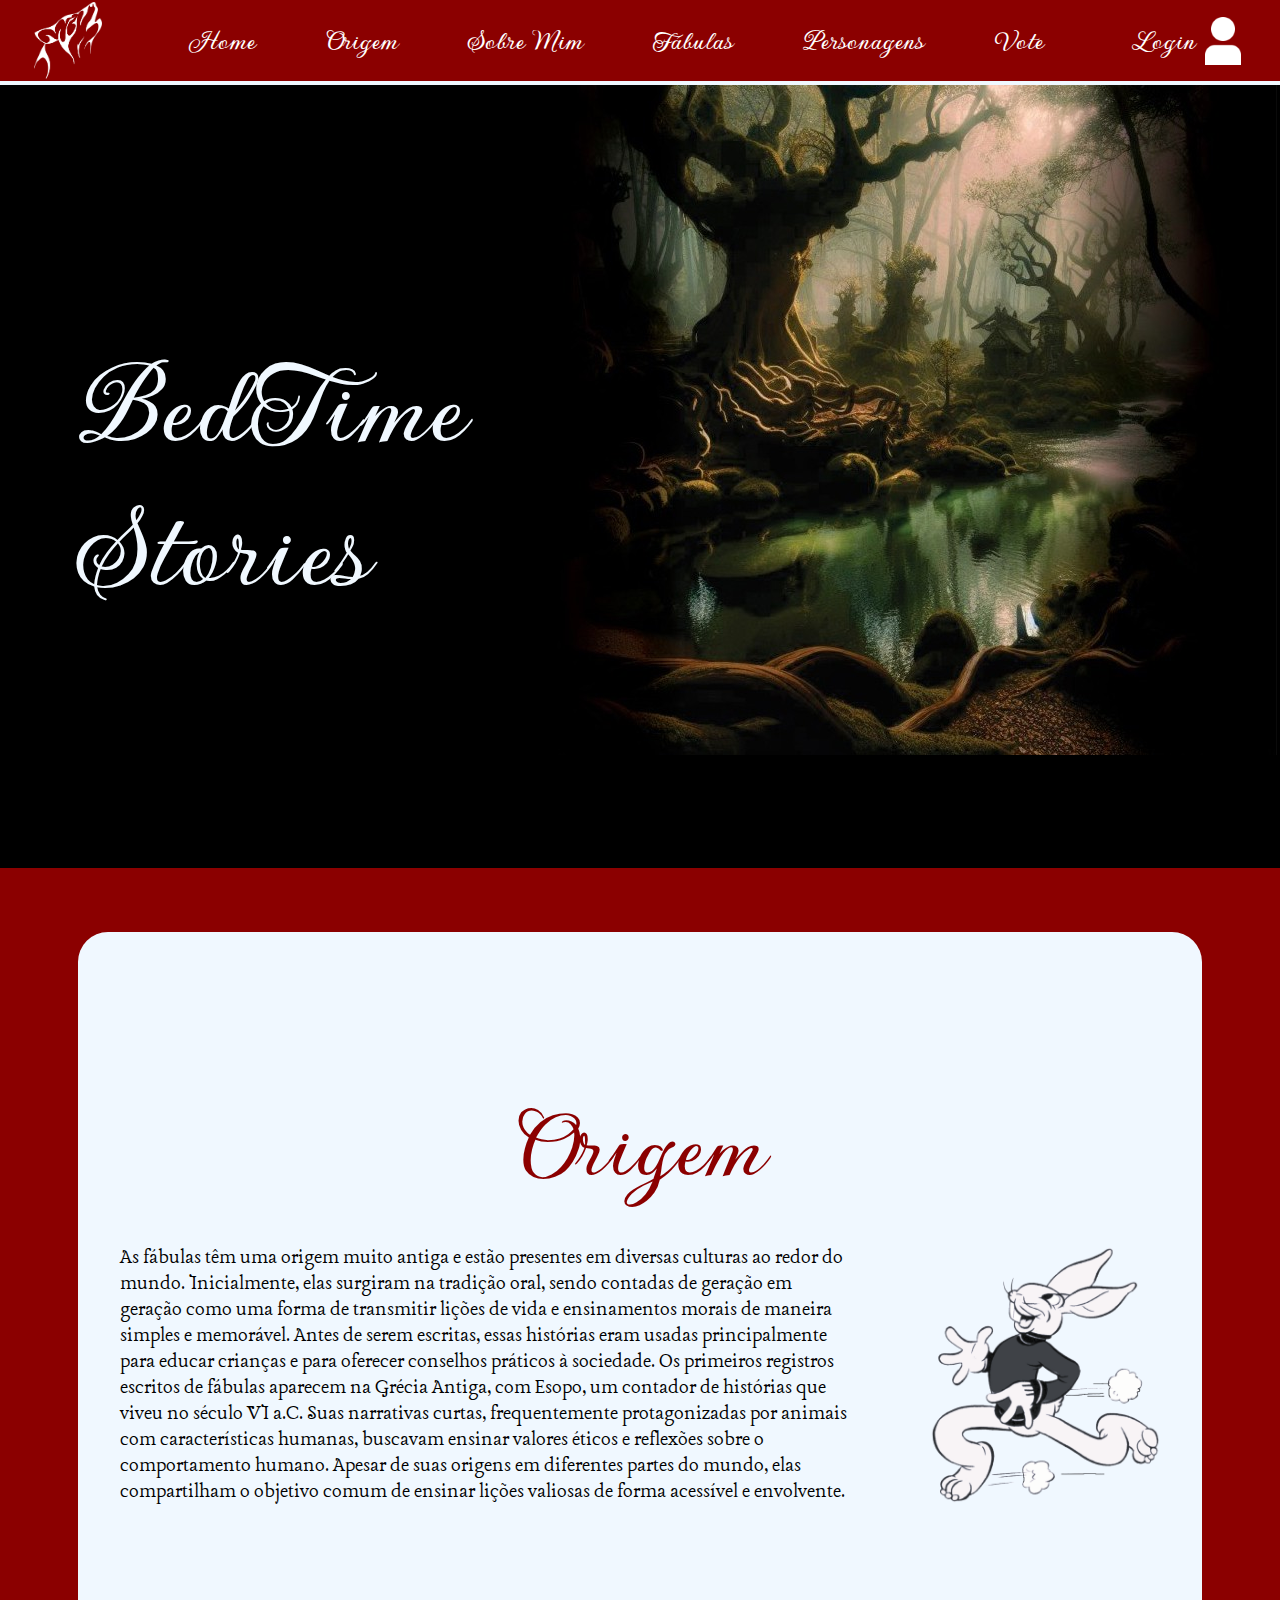
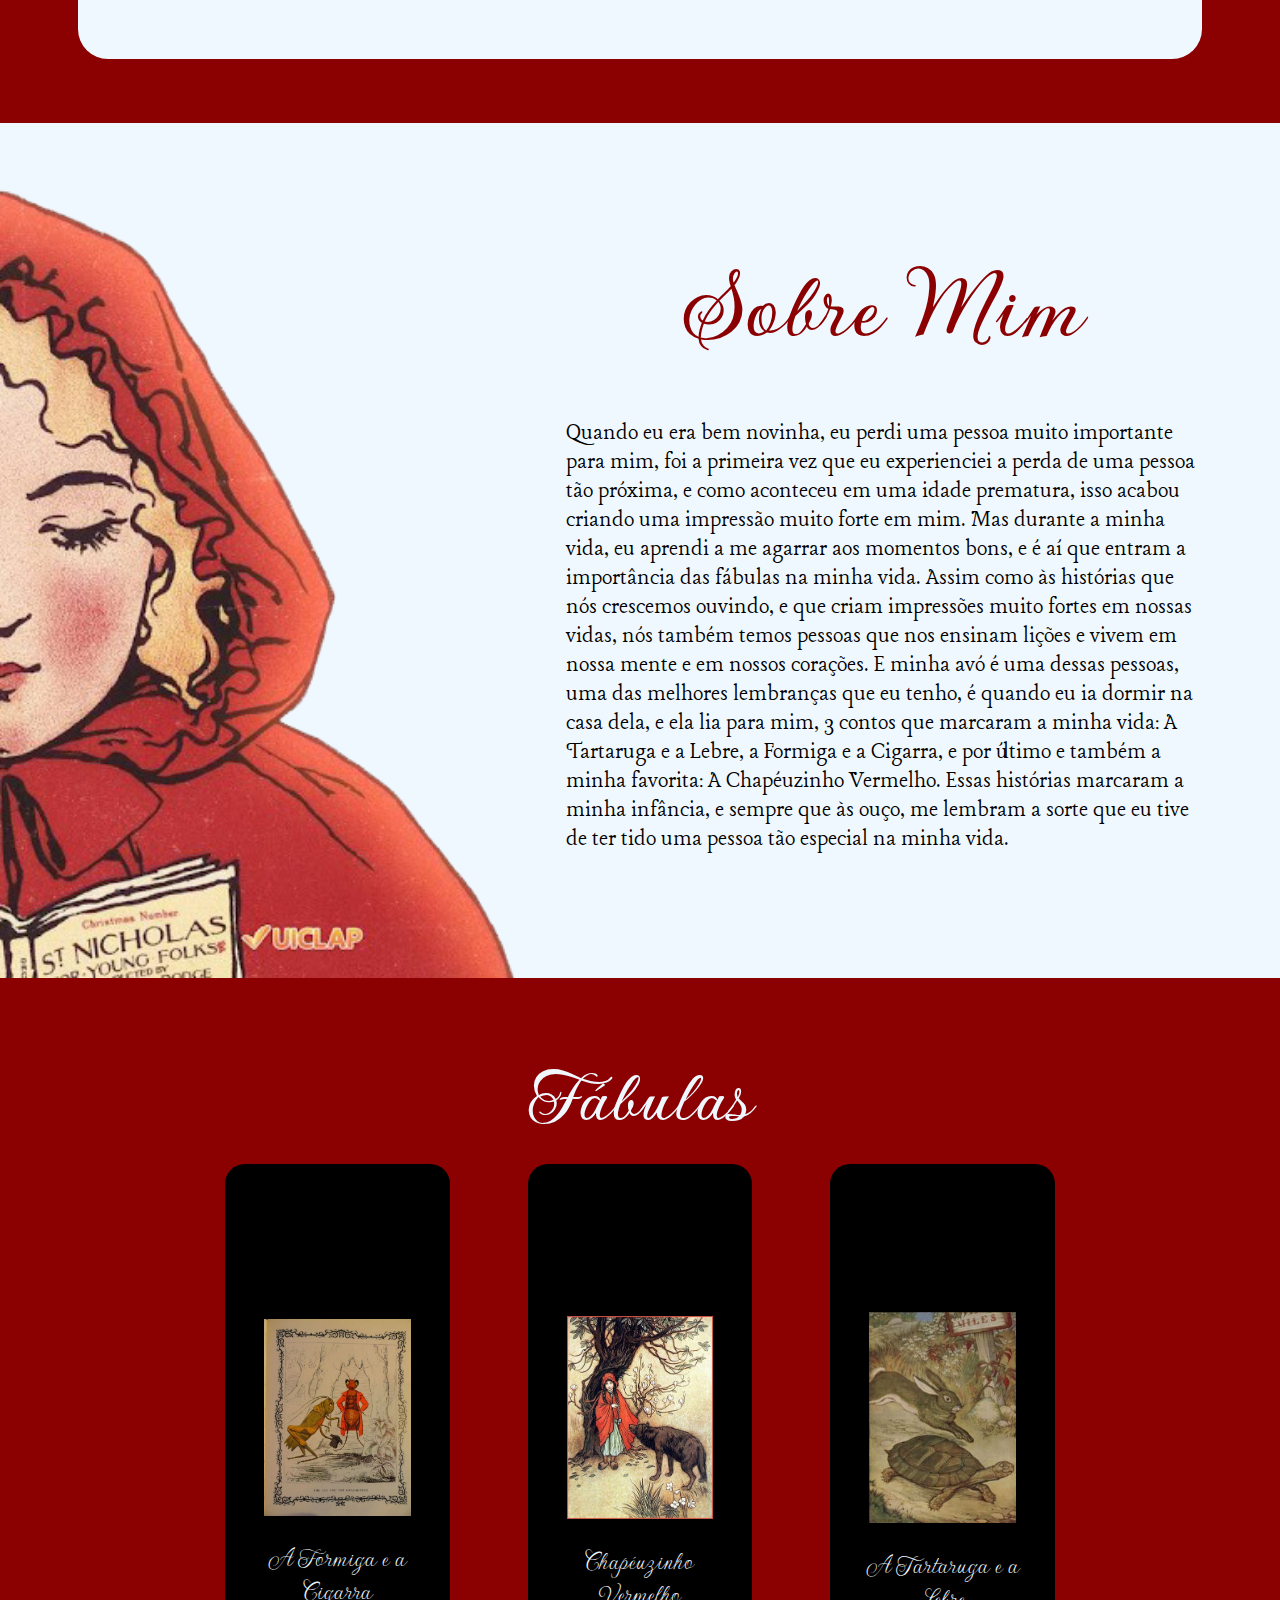
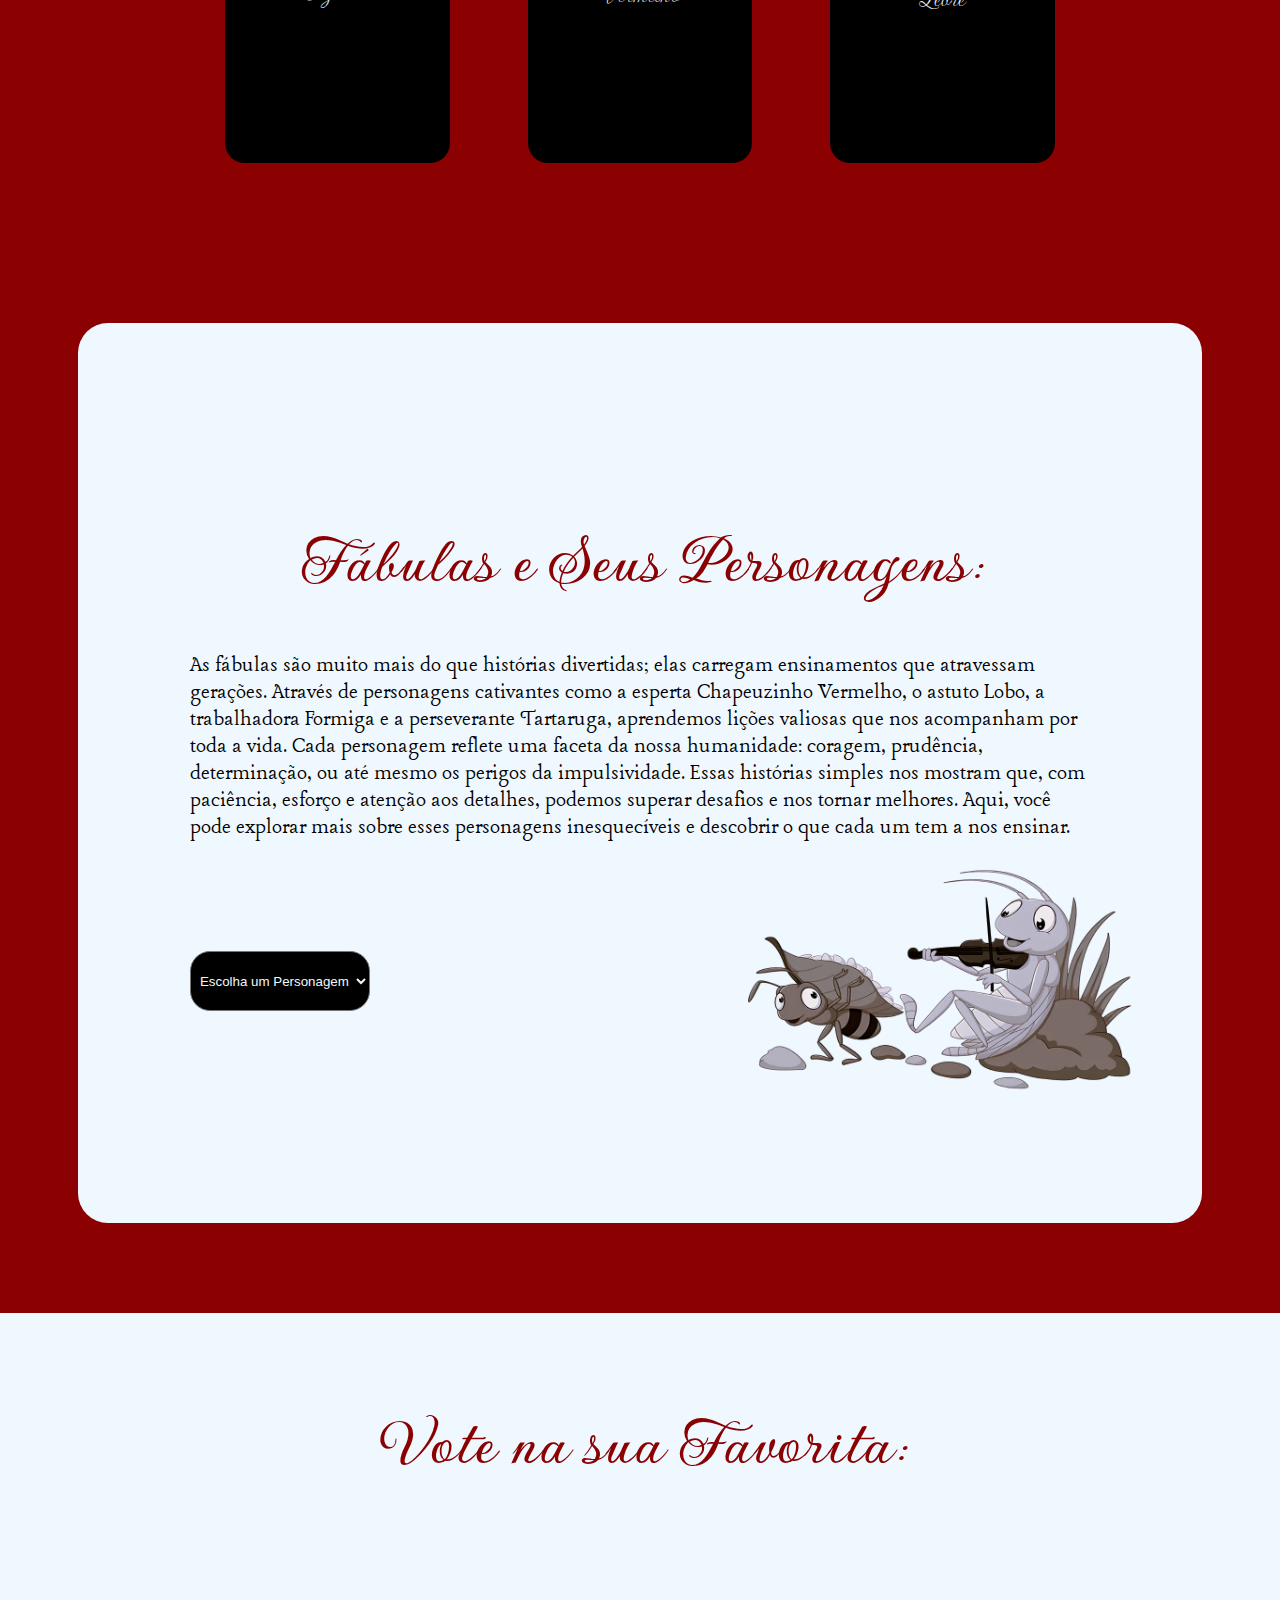
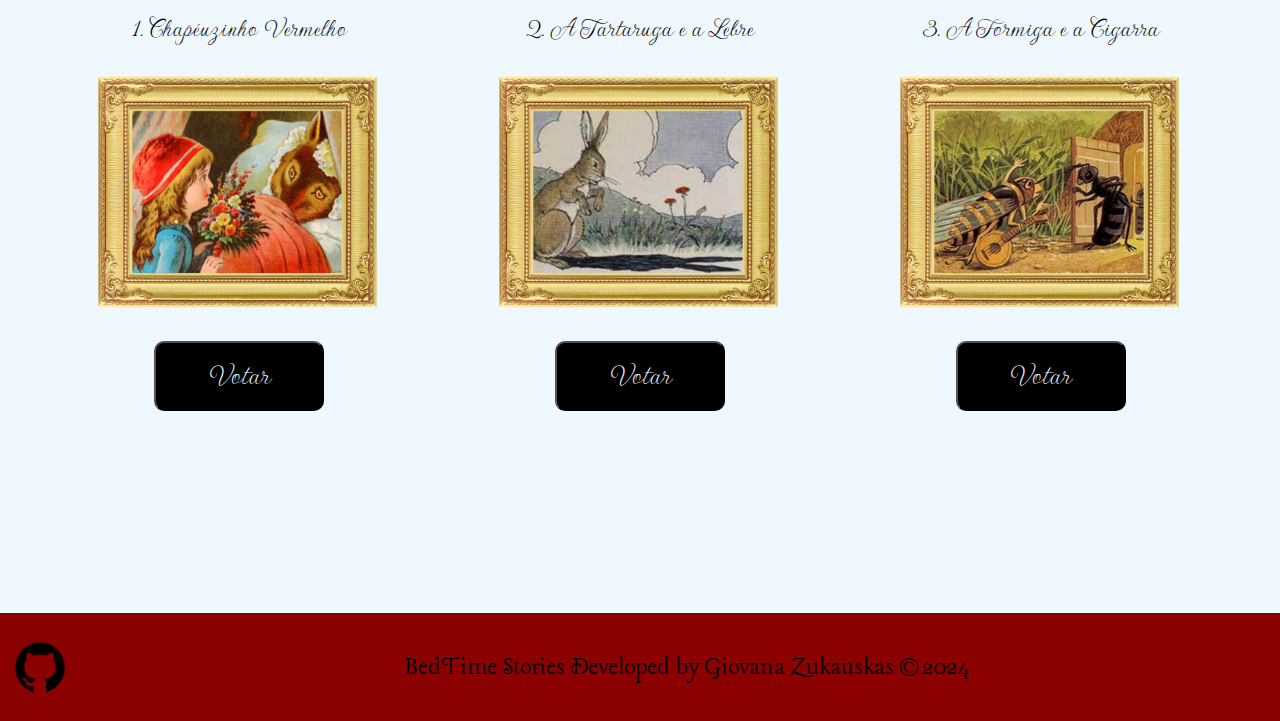
<file: Projeto_Bedtime_Stories/web-data-viz/public/index.html>
<!DOCTYPE html>
<html lang="en">

<head>
  <meta charset="UTF-8">
  <meta name="viewport" content="width=device-width, initial-scale=1.0">
  <title>Bedtime Stories</title>
  <link rel="stylesheet" href="css/index.css">
  <link rel="icon" href="imagens/logo_lobo.png">
</head>

<body>
  <div class="container">
    <div class="header">
      <div class="container">
        <div class="logo">
          <a href="index.html">
            <img src="imagens/logo_lobo.png" />
          </a>
        </div>
        <ul class="navbar">
          <li class="agora">
            <a href="#home" style="color: white;">Home</a>
          </li>
          <li>
            <a href="#origem">Origem</a>
          </li>
          <li>
            <a href="#sobremim">Sobre Mim</a>
          </li>
          <li>
            <a href="#fabulas">Fábulas</a>
          </li>
          <li>
            <a href="#compartilhe">Personagens</a>
          </li>
          <li>
            <a href="#vote">Vote</a>
          </li>
        </ul>
        <div class="login">
          <a href="login.html">Login</a>
          <img src="imagens/perfil.png" alt="">
        </div>
      </div>
    </div>

    <main>
      <div class="sessao banner" id="home">
        <div class="container2 banner">
          <div class="titulo">

            <h1>BedTime <br> Stories</h1>
          </div>
        </div>
      </div>

      <div class="sessao origem" id="origem">
        <div class="container2 origem">
          <div class="titulo origem">
            <h1>Origem</h1>
          </div>
          <div class="conteudo origem">
            <p>As fábulas têm uma origem muito antiga e estão presentes em diversas culturas ao redor do mundo.
              Inicialmente, elas surgiram na tradição oral, sendo contadas de geração em geração como uma forma de
              transmitir lições de vida e ensinamentos morais de maneira simples e memorável. Antes de serem escritas,
              essas histórias eram usadas principalmente para educar crianças e para oferecer conselhos práticos à
              sociedade.
              Os primeiros registros escritos de fábulas aparecem na Grécia Antiga, com Esopo, um contador de histórias
              que viveu no século VI a.C. Suas narrativas curtas, frequentemente protagonizadas por animais com
              características humanas, buscavam ensinar valores éticos e reflexões sobre o comportamento humano.
              Apesar de suas origens em diferentes partes do mundo, elas compartilham o objetivo comum de ensinar lições
              valiosas de forma acessível e envolvente. </p>
            <img src="imagens/lebreDescolorida.png" alt="">
          </div>
        </div>
      </div>

      <div class="sessao sobreMim" id="sobremim">
        <div class="container2 sobreMim">
          <img src="imagens/chapeuzinho_sobreMim.png" alt="">
          <div class="titulo sobreMim">
            <h1>Sobre Mim</h1>
            <p>Quando eu era bem novinha, eu perdi uma pessoa muito importante para mim, foi a primeira vez que eu experienciei a perda de uma pessoa tão próxima, e como aconteceu em uma idade prematura, isso acabou criando uma impressão muito forte em mim. Mas durante a minha vida, eu aprendi a me agarrar aos momentos bons, e é aí que entram a importância das fábulas na minha vida. Assim como às histórias que nós crescemos ouvindo, e que criam impressões muito fortes em nossas vidas, nós também temos pessoas que nos ensinam lições e vivem em nossa mente e em nossos corações. E minha avó é uma dessas pessoas, uma das melhores lembranças que eu tenho, é quando eu ia dormir na casa dela, e ela lia para mim, 3 contos que marcaram a minha vida: A Tartaruga e a Lebre, a Formiga e a Cigarra, e por último e também a minha favorita: A Chapéuzinho Vermelho. Essas histórias marcaram a minha infância, e sempre que às ouço, me lembram a sorte que eu tive de ter tido uma pessoa tão especial na minha vida.
            
            </p>
          </div>
        </div>
      </div>

      <div class="sessao fabulas" id="fabulas">
        <div class="container2 fabulas">
          <div class="titulo historias">
            <h1>Fábulas</h1>
          </div>
          <div class="menuImagens">
            <div class="bloco" onclick="window.location.href='historiaFormiga.html'">
              <img src="imagens/formiga_cigarra_LerHistoria.JPG" alt="">
              <p>A Formiga e a Cigarra</p>
            </div>
            <div class="bloco" onclick="window.location.href='historiaChapeuzinho.html'">
              <img src="imagens/chapeuzinho_LerHistoria.jpg" alt="">
              <p>Chapéuzinho Vermelho</p>
            </div>
            <div class="bloco" onclick="window.location.href='historiaTartaruga.html'">
              <img src="imagens/tartarugaLebre_LerHistoria.jpg" alt="">
              <p>A Tartaruga e a Lebre</p>
            </div>
          </div>
        </div>
      </div>

      <div class="sessao compartilhe">
        <div class="container2 compartilhe" id="compartilhe">
          <div class="titulo compartilhe">
            <h1>Fábulas e Seus Personagens:</h1>
          </div>
          <p>As fábulas são muito mais do que histórias divertidas; elas carregam ensinamentos que atravessam gerações. Através de personagens cativantes como a esperta Chapeuzinho Vermelho, o astuto Lobo, a trabalhadora Formiga e a perseverante Tartaruga, aprendemos lições valiosas que nos acompanham por toda a vida.

            Cada personagem reflete uma faceta da nossa humanidade: coragem, prudência, determinação, ou até mesmo os perigos da impulsividade. Essas histórias simples nos mostram que, com paciência, esforço e atenção aos detalhes, podemos superar desafios e nos tornar melhores.
            
            Aqui, você pode explorar mais sobre esses personagens inesquecíveis e descobrir o que cada um tem a nos ensinar.</p>
          <div class="imagemCompartilhe">
            <img src="imagens/thumbnail_aformiga-(2).png" alt="">
            <select onchange="trocarPersonagem()">
              <option value="compartilhe">Escolha um Personagem</option>
              <option value="chapeuzinho">Chapéuzinho Vermelho</option>
              <option value="lobo">Lobo</option>
              <option value="tartaruga">Tartaruga</option>
              <option value="lebre">Lebre</option>
              <option value="formiga">Formiga</option>
              <option value="cigarra">Cigarra</option>
            </select>
          </div>
        </div>


        <div class="container2 compartilhe  esconder " id="chapeuzinho">
          <div class="titulo compartilhe">
            <h1>Chapéuzinho Vermelho</h1>
          </div>
          <div id="textoImagem">
            <div>
          <p>Chapeuzinho Vermelho simboliza a ingenuidade e a coragem em aprender com os erros. A história ensina que ouvir os conselhos de pessoas mais experientes pode evitar problemas. Ela também é uma das fábulas mais adaptadas no mundo.<br>

          <b>Lição de moral:</b> "Cuidado com os estranhos; nem tudo é o que parece."<br>

          <b>Curiosidade:</b> O capuz vermelho usado por Chapeuzinho é interpretado por alguns estudiosos como um símbolo de alerta ou transição para a maturidade. 👧👵🌹
        
        
        </p> 

            <select onchange="trocarPersonagem()">
              <option value="compartilhe">Escolha um Personagem</option>
              <option value="chapeuzinho">Chapéuzinho Vermelho</option>
              <option value="lobo">Lobo</option>
              <option value="tartaruga">Tartaruga</option>
              <option value="lebre">Lebre</option>
              <option value="formiga">Formiga</option>
              <option value="cigarra">Cigarra</option>
            </select>
          </div>

            <img src="imagens/imagem_chapeuzinho.png" alt="" id="img_chapeuzinho">
          </div>
         
        </div>



        <div class="container2 compartilhe esconder" id="lobo">
          <div class="titulo compartilhe">
            <h1>Lobo Mau</h1>
          </div>
          <div id="textoImagem">
            <div>
          <p>O Lobo representa os perigos que enfrentamos quando ignoramos conselhos ou sinais de alerta.
            Ele é um arquétipo clássico de perigo mascarado, um personagem presente em várias culturas e fábulas, sempre desafiando a inteligência dos heróis. <br>

            <b>Lição de moral:</b> "Quem vive de enganar os outros acaba caindo na própria armadilha." <br>
            <b>Curiosidade:</b> Na psicologia, o Lobo muitas vezes representa nossos medos internos, que devemos enfrentar para crescer. 🐺👀 </p>

            <select onchange="trocarPersonagem()">
              <option value="compartilhe">Escolha um Personagem</option>
              <option value="chapeuzinho">Chapéuzinho Vermelho</option>
              <option value="lobo">Lobo</option>
              <option value="tartaruga">Tartaruga</option>
              <option value="lebre">Lebre</option>
              <option value="formiga">Formiga</option>
              <option value="cigarra">Cigarra</option>
            </select>
          </div>

            <img src="imagens/lobo_img.png" alt="" id="img_lobo">
          </div>
        </div>



        <div class="container2 compartilhe esconder" id="tartaruga">
          <div class="titulo compartilhe">
            <h1>Tartaruga</h1>
          </div>
          <div id="textoImagem">
            <div>
          <p>A tartaruga é um símbolo de paciência e resiliência em várias mitologias, e seu papel nesta fábula reforça essa imagem. Representa a determinação e o foco, mostrando que a consistência é mais valiosa que a velocidade. <br>

          <b>Lição de moral:</b> "Na jornada da vida, não importa a velocidade, mas a consistência." <br>
          <b>Curiosidade:</b> Algumas interpretações veem a tartaruga como um exemplo de sabedoria ao não se deixar intimidar pela pressa alheia. 🐢🏁 </p>

            <select onchange="trocarPersonagem()">
              <option value="compartilhe">Escolha um Personagem</option>
              <option value="chapeuzinho">Chapéuzinho Vermelho</option>
              <option value="lobo">Lobo</option>
              <option value="tartaruga">Tartaruga</option>
              <option value="lebre">Lebre</option>
              <option value="formiga">Formiga</option>
              <option value="cigarra">Cigarra</option>
            </select>
          </div>

            <img src="imagens/tartaruga_imagem.png" alt="" id="img_chapeuzinho">
          </div>
        </div>



        <div class="container2 compartilhe esconder" id="lebre">
          <div class="titulo compartilhe">
            <h1>Lebre</h1>
          </div>
          <div id="textoImagem">
            <div>
          <p>A lebre simboliza confiança em excesso e descuido, aprendendo a lição da humildade e do esforço constante. Ela representa a impulsividade e a autoconfiança exagerada, que pode levar à derrota. Em algumas culturas, elas também simbolizam inteligência e astúcia. Por exemplo, em contos africanos, a lebre frequentemente é retratada como um animal esperto <br>
            <b>Lição de moral:</b> "Não subestime os outros; a soberba é a inimiga do sucesso." <br>
            <b>Curiosidade:</b> A história da lebre é uma lição sobre como o talento precisa ser acompanhado por disciplina. 🐇⚡</p>

            <select onchange="trocarPersonagem()">
              <option value="compartilhe">Escolha um Personagem</option>
              <option value="chapeuzinho">Chapéuzinho Vermelho</option>
              <option value="lobo">Lobo</option>
              <option value="tartaruga">Tartaruga</option>
              <option value="lebre">Lebre</option>
              <option value="formiga">Formiga</option>
              <option value="cigarra">Cigarra</option>
            </select>
          </div>

            <img src="imagens/lebre_img.png" alt="" id="img_lebre">
          </div>
        </div>



        <div class="container2 compartilhe esconder" id="formiga">
          <div class="titulo compartilhe">
            <h1>Formiga</h1>
          </div>
          <div id="textoImagem">
            <div>
          <p> A história é uma das mais famosas de Esopo e aparece em várias culturas como exemplo de planejamento e responsabilidade. A Formiga Representa a prudência, o esforço e o trabalho duro.  Ela é frequentemente usada como exemplo de alguém que se prepara para o futuro e valoriza o esforço contínuo. <br>
            <b>Lição de moral: </b> "Quem trabalha duro hoje, colhe os frutos amanhã." <br>
            <b>Curiosidade: </b> A Formiga é também um símbolo de coletividade, já que trabalha em equipe para construir algo maior. 🐜💪


          </p>

            <select onchange="trocarPersonagem()">
              <option value="compartilhe">Escolha um Personagem</option>
              <option value="chapeuzinho">Chapéuzinho Vermelho</option>
              <option value="lobo">Lobo</option>
              <option value="tartaruga">Tartaruga</option>
              <option value="lebre">Lebre</option>
              <option value="formiga">Formiga</option>
              <option value="cigarra">Cigarra</option>
            </select>
          </div>

            <img src="imagens/imagem_formiga.png" alt="" id="img_formiga">
          </div>
        </div>



        <div class="container2 compartilhe esconder" id="cigarra">
          <div class="titulo compartilhe">
            <h1>Cigarra</h1>
          </div>
          <div id="textoImagem">
            <div>
          <p>A cigarra representa a alegria e o prazer momentâneo, contrastando com a seriedade da formiga. Sua postura leva muitos a refletirem sobre equilíbrio entre trabalho e lazer. Ela simboliza a despreocupação, mas também a falta de planejamento. <br>

            <b>Lição de moral:</b> "Desfrutar é bom, mas o futuro precisa de preparo." <br>
            <b>Curiosidade:</b>  Algumas adaptações modernas transformam a cigarra em um artista que ensina à formiga a importância de equilibrar trabalho e cultura. 🎤🎶🐜</p>

            <select onchange="trocarPersonagem()">
              <option value="compartilhe">Escolha um Personagem</option>
              <option value="chapeuzinho">Chapéuzinho Vermelho</option>
              <option value="lobo">Lobo</option>
              <option value="tartaruga">Tartaruga</option>
              <option value="lebre">Lebre</option>
              <option value="formiga">Formiga</option>
              <option value="cigarra">Cigarra</option>
            </select>
          </div>

            <img src="imagens/img_cigarra.png" alt="" id="img_cigarra">
          </div>
        </div>
      </div>

      <div class="sessao vote" id="vote">
        <div class="container2 vote">
          <div class="titulo vote">
            <h1>Vote na sua Favorita:</h1>
          </div>
          <div class="menuImagens votacao">
            <div class="bloco">
              <p>1. Chapéuzinho Vermelho</p>
              <img src="imagens/vote_chapeuzinho.png" alt="">
              <button onclick="votar(1)">Votar</button>
            </div>
            <div class="bloco">
              <p>2. A Tartaruga e a Lebre</p>
              <img src="imagens/vote_lebre.png" alt="">
              <button onclick="votar(2)">Votar</button>
            </div>
            <div class="bloco">
              <p>3. A Formiga e a Cigarra</p>
              <img src="imagens/vote_formiga.png" alt="">
              <button onclick="votar(3)">Votar</button>
            </div>
          </div>
        </div>
      </div>

    </main>
    <footer>
      <img src="imagens/git.png"  onclick='window.location.href="https://github.com/GiovanaZukauskas"'>
      <p>BedTime Stories Developed by Giovana Zukauskas © 2024</p>
    </footer>

</body>

</html>
<script>
  function votar(historia) {

    var fkUsuario = sessionStorage.ID_USUARIO
    var fkHistoria = historia

    if (sessionStorage.length == 0) {
      alert(`Faça Login antes de Continuar`)
    } else {

      fetch("/votacao/inserirvotos", {
        method: "POST",
        headers: {
          "Content-Type": "application/json",
        },
        body: JSON.stringify({
          // crie um atributo que recebe o valor recuperado aqui
          // Agora vá para o arquivo routes/usuario.js
          fkHistoriaServer: fkHistoria,
          fkUsuarioServer: fkUsuario
        }),
      })
        .then(function (resposta) {
          console.log("resposta: ", resposta);

          if (resposta.ok) {
            console.log('deu certo')
          }
        })
        .catch(function (resposta) {
          console.log(`#ERRO: ${resposta}`);
        });
      window.location.href = 'dashboard/graficos.html'
      return false;
    }
  }

var telaAtual = document.getElementById('compartilhe')

function trocarPersonagem(){
  var compartilhe = event.target
  console.log(compartilhe.value)
  var proximaTela = compartilhe.value
  var telaPersonagem = document.getElementById(proximaTela)
  telaAtual.classList.add('esconder')
  telaPersonagem.classList.remove('esconder')
  console.log(telaPersonagem)
  telaAtual = telaPersonagem
  compartilhe.value = 'compartilhe'
}



</script>
</file>
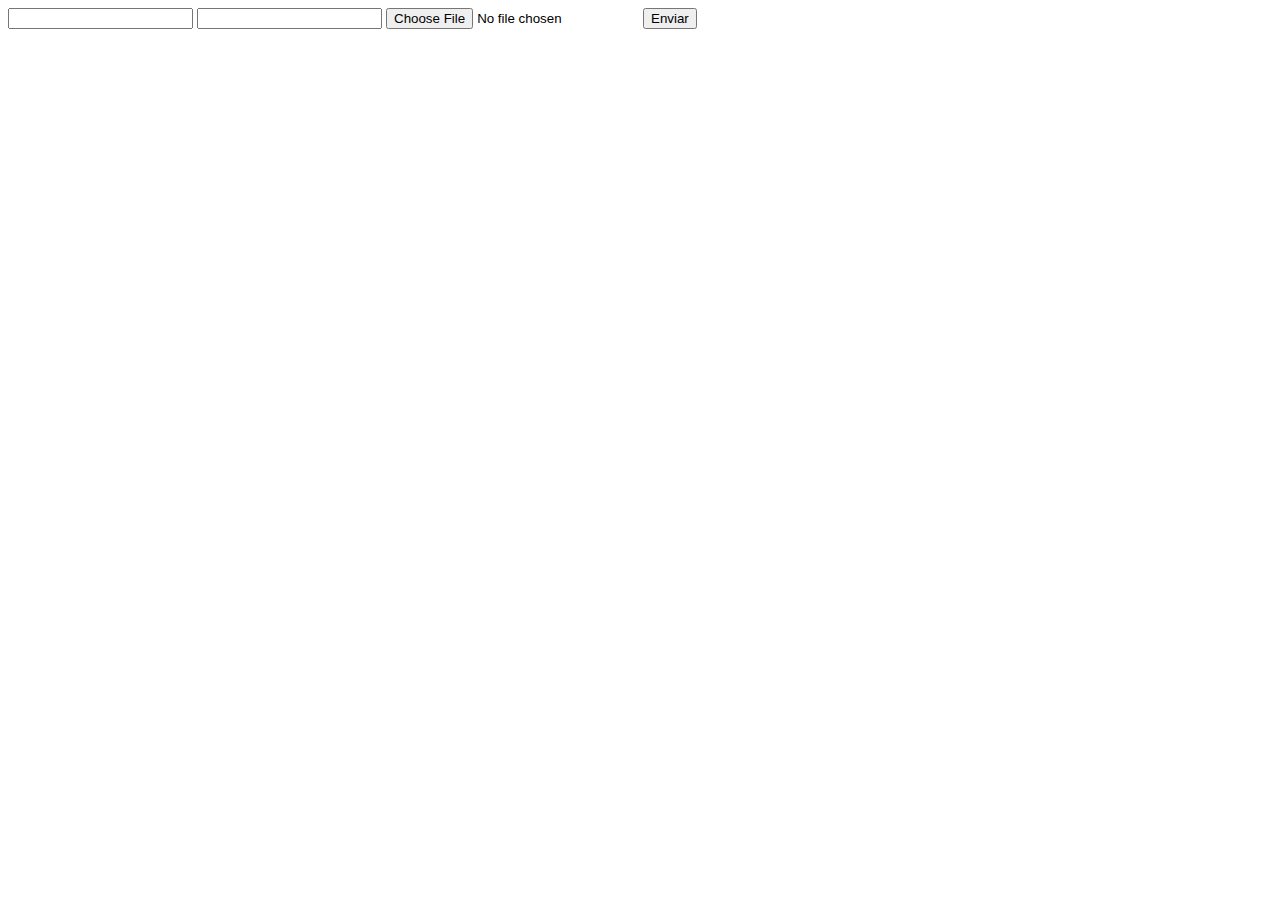
<file: Projeto_Bedtime_Stories/web-data-viz/DOCUMENTOS_DE_APOIO/exemplo_de_upload_de_arquivo/public/index.html>
<!DOCTYPE html>
<html lang="en">

<head>
  <meta charset="UTF-8">
  <meta http-equiv="X-UA-Compatible" content="IE=edge">
  <meta name="viewport" content="width=device-width, initial-scale=1.0">
  <title>Upload</title>
</head>

<body>

  <div>
    <input name="nome" id="nome" type="text" />
    <input name="email" id="email" type="url" />
    <input name="foto" id="foto" type="file" />
    <button onclick="enviar()">Enviar</button>
  </div>

  <div id="container"></div>
</body>

</html>

<script>
  function enviar() {
    const formData = new FormData();
    formData.append('foto', foto.files[0])
    formData.append('nome', nome.value)
    formData.append('email', email.value)

    fetch("/usuarios/cadastro", {
      method: "POST",
      body: formData
    })
      .then(res => {
        window.location = "./perfil.html"
      })
      .catch(err => {
        console.log(err);
      })
  }
</script>
</file>
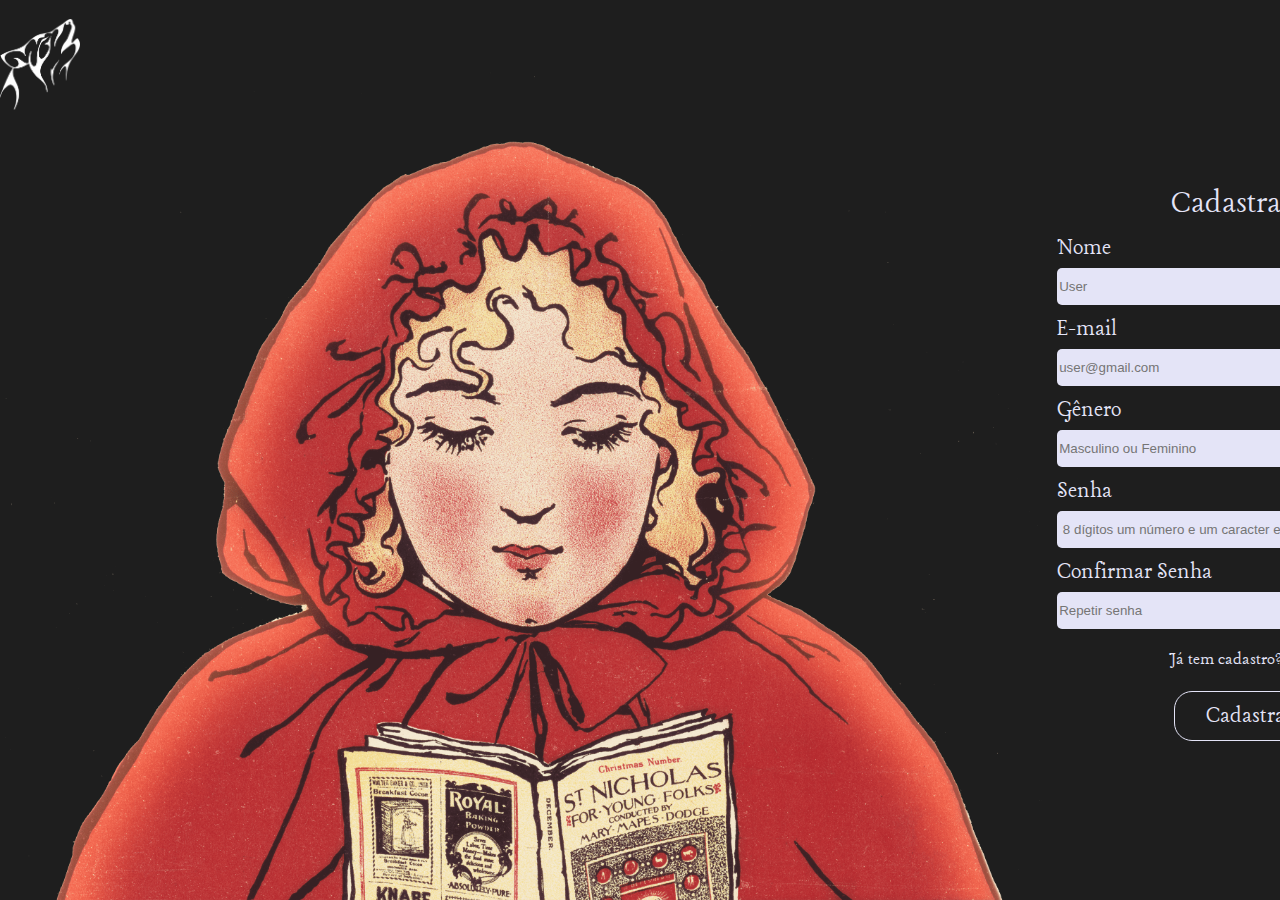
<file: Projeto_Bedtime_Stories/web-data-viz/public/cadastro.html>
<!DOCTYPE html>
<html lang="pt-br">

<head>
    <meta charset="UTF-8">
    <meta name="viewport" content="width=device-width, initial-scale=1.0">
    <link rel="stylesheet" href="css/cadastro.css">
    <title>Cadastro</title>
    <link rel="shortcut icon" href="assets/icon.png">
    <link rel="icon" href="imagens/logo_lobo.png">
</head>

<body>
    <div class="transicao"></div>
    <div class="container">
        <nav>
            <a href="index.html"><img src="imagens/logo_lobo.png" /></a>
        </nav>

        <img class="fundo" src="imagens/chapeuzinho_cadastro.png">

        <div class="alerta_erro">
            <div class="card_erro" id="cardErro">
              <span id="mensagem_erro"></span>
            </div>
          </div>

        <div class="cadastro">

            <span class="titulo-cadastro">Cadastrar-se</span>

            <div class="info-cadastro">
                <span class="titulo-input-cadastro">Nome</span>
                <input class="input-cadastro" type="text" id="input_nome" placeholder="User">
            </div>


            <div class="info-cadastro">
                <span class="titulo-input-cadastro">E-mail</span>
                <input class="input-cadastro" type="text" id="input_email" placeholder="user@gmail.com">
            </div>

            <div class="info-cadastro">
                <span class="titulo-input-cadastro">Gênero</span>
                <input class="input-cadastro" type="text" id="input_genero" placeholder="Masculino ou Feminino">
            </div>

            <div class="info-cadastro">
                <span class="titulo-input-cadastro">Senha</span>
                <input class="input-cadastro" type="password" id="input_senha" placeholder=" 8 dígitos um número e um caracter especial">
            </div>

            <div class="info-cadastro">
                <span class="titulo-input-cadastro">Confirmar Senha</span>
                <input class="input-cadastro" type="password" id="input_confirmarSenha" placeholder="Repetir senha">
            </div>

            <div class="outros-cadastro">
                <a href="login.html"><span class="outro-cadastro">Já tem cadastro? Entrar</span></a>
            </div>

            <span class="outros-cadastro-mensagem" id="mensagem"></span>
            <button onclick="cadastrar()" class="botao-cadastro">Cadastrar</button>
            

        </div>
    </div>
</body>

</html>

<script>

    // Array para armazenar empresas cadastradas para validação de código de ativação 
  let listaEmpresasCadastradas = [];

  function cadastrar() {

let nomeVar = input_nome.value;
let emailVar = input_email.value;
let generoVar = input_genero.value;
let senhaVar = input_senha.value;
let confirmacaoSenhaVar = input_confirmarSenha.value;

let procurarNumeroSenha = [0, 1, 2, 3, 4, 5, 6, 7, 8, 9];
let procurarCaracteresSenha = ["@", "#"];
let naoAcheiNumeroSenha = true;
let naoAcheiCaracteresSenha = true;

function sumirMensagem() {
  cardErro.style.display = "none";
}

function limparFormulario() {
  document.getElementById("input_email").value = "";
  document.getElementById("input_senha").value = "";
  document.getElementById("input_confirmacao_senha").value = "";
}

for (let percorrerSenha = 0;
  percorrerSenha <= procurarNumeroSenha.length;
  percorrerSenha++
) {

  if (senhaVar.indexOf(procurarNumeroSenha[percorrerSenha]) > -1) {
    naoAcheiNumeroSenha = false;
    break;
  }

}

for (let percorrerSenha = 0;
      percorrerSenha <= procurarNumeroSenha.length;
      percorrerSenha++
    ) {

      if (senhaVar.indexOf(procurarNumeroSenha[percorrerSenha]) > -1) {
        naoAcheiNumeroSenha = false;
        break;
      }

    }

    for (let percorrerSenha = 0;
      percorrerSenha <= procurarCaracteresSenha.length;
      percorrerSenha++
    ) {

      if (senhaVar.indexOf(procurarCaracteresSenha[percorrerSenha]) > -1) {
        naoAcheiCaracteresSenha = false;
        break;
      }

    }

    if (
      nomeVar == false &
      emailVar == false &
      generoVar == false &
      senhaVar == false &
      confirmacaoSenhaVar == false
    ) {

      cardErro.style.display = "block";
      mensagem_erro.innerHTML =
        "Por favor, preencha todos os campos para prosseguir!";

      return false;
    } else if (nomeVar == false) {

      cardErro.style.display = "block";
      mensagem_erro.innerHTML =
        "Preencha o nome para prosseguir!";

      return false;
    } else if (emailVar == false) {

      cardErro.style.display = "block";
      mensagem_erro.innerHTML =
        "Preencha o email para prosseguir!";

      return false;
    } else if (emailVar.indexOf("@") == -1 || emailVar.indexOf("@") == emailVar.length - 1) {

      cardErro.style.display = "block";
      mensagem_erro.innerHTML =
        "O email deve conter @ e provedor!";

      return false;
    } else if (senhaVar == false) {

      cardErro.style.display = "block";
      mensagem_erro.innerHTML =
        "Preencha a senha para prosseguir!";

      return false;
    } else if (confirmacaoSenhaVar == false) {

      cardErro.style.display = "block";
      mensagem_erro.innerHTML =
        "Preencha a confirmação de senha para prosseguir!";

      return false;
    } else if (senhaVar.length < 8) {

      cardErro.style.display = "block";
      mensagem_erro.innerHTML =
        "A senha deve conter ao menos 8 caracteres!";

      return false;
    } else if (naoAcheiNumeroSenha) {

      cardErro.style.display = "block";
      mensagem_erro.innerHTML =
        "A senha deve conter ao menos um número!";

      return false;
    } else if (naoAcheiCaracteresSenha) {

      cardErro.style.display = "block";
      mensagem_erro.innerHTML =
        "A senha deve conter ao menos um caractere especial!";

      return false;
    } else if (senhaVar != confirmacaoSenhaVar) {

      cardErro.style.display = "block";
      mensagem_erro.innerHTML =
        "A senha e confirmação de senha não conferem!";

      return false;
    } else if (generoVar != 'Feminino' && generoVar != 'feminino' && generoVar != 'Masculino' && generoVar != 'masculino' ) {

      cardErro.style.display = "block";
      mensagem_erro.innerHTML =
      "Gênero Inválido!";

      return false;
    } else {
      setInterval(sumirMensagem, 5000);
    }

    // Enviando o valor da nova input
    fetch("/usuarios/cadastrar", {
      method: "POST",
      headers: {
        "Content-Type": "application/json",
      },
      body: JSON.stringify({
        // crie um atributo que recebe o valor recuperado aqui
        // Agora vá para o arquivo routes/usuario.js
        nomeServer: nomeVar.trim(),
        emailServer: emailVar.trim(),
        generoServer: generoVar.trim(),
        senhaServer: senhaVar.trim()
      }),
    })
      .then(function (resposta) {
        console.log("resposta: ", resposta);

        if (resposta.ok) {
          cardErro.style.display = "block";

          mensagem_erro.innerHTML =
            "Cadastro realizado com sucesso! Redirecionando para tela de Login...";

          setTimeout(() => {
            window.location = "login.html";
          }, "2000");

          limparFormulario();
        } else {
          throw "Houve um erro ao tentar realizar o cadastro!";

          mensagem_erro.innerHTML =
            "Houve um erro ao tentar realizar o cadastro!";
        }
      })
      .catch(function (resposta) {
        console.log(`#ERRO: ${resposta}`);
      });

    return false;
  }

  function sumirMensagem() {
    cardErro.style.display = "none";
  }

  </script>
</file>
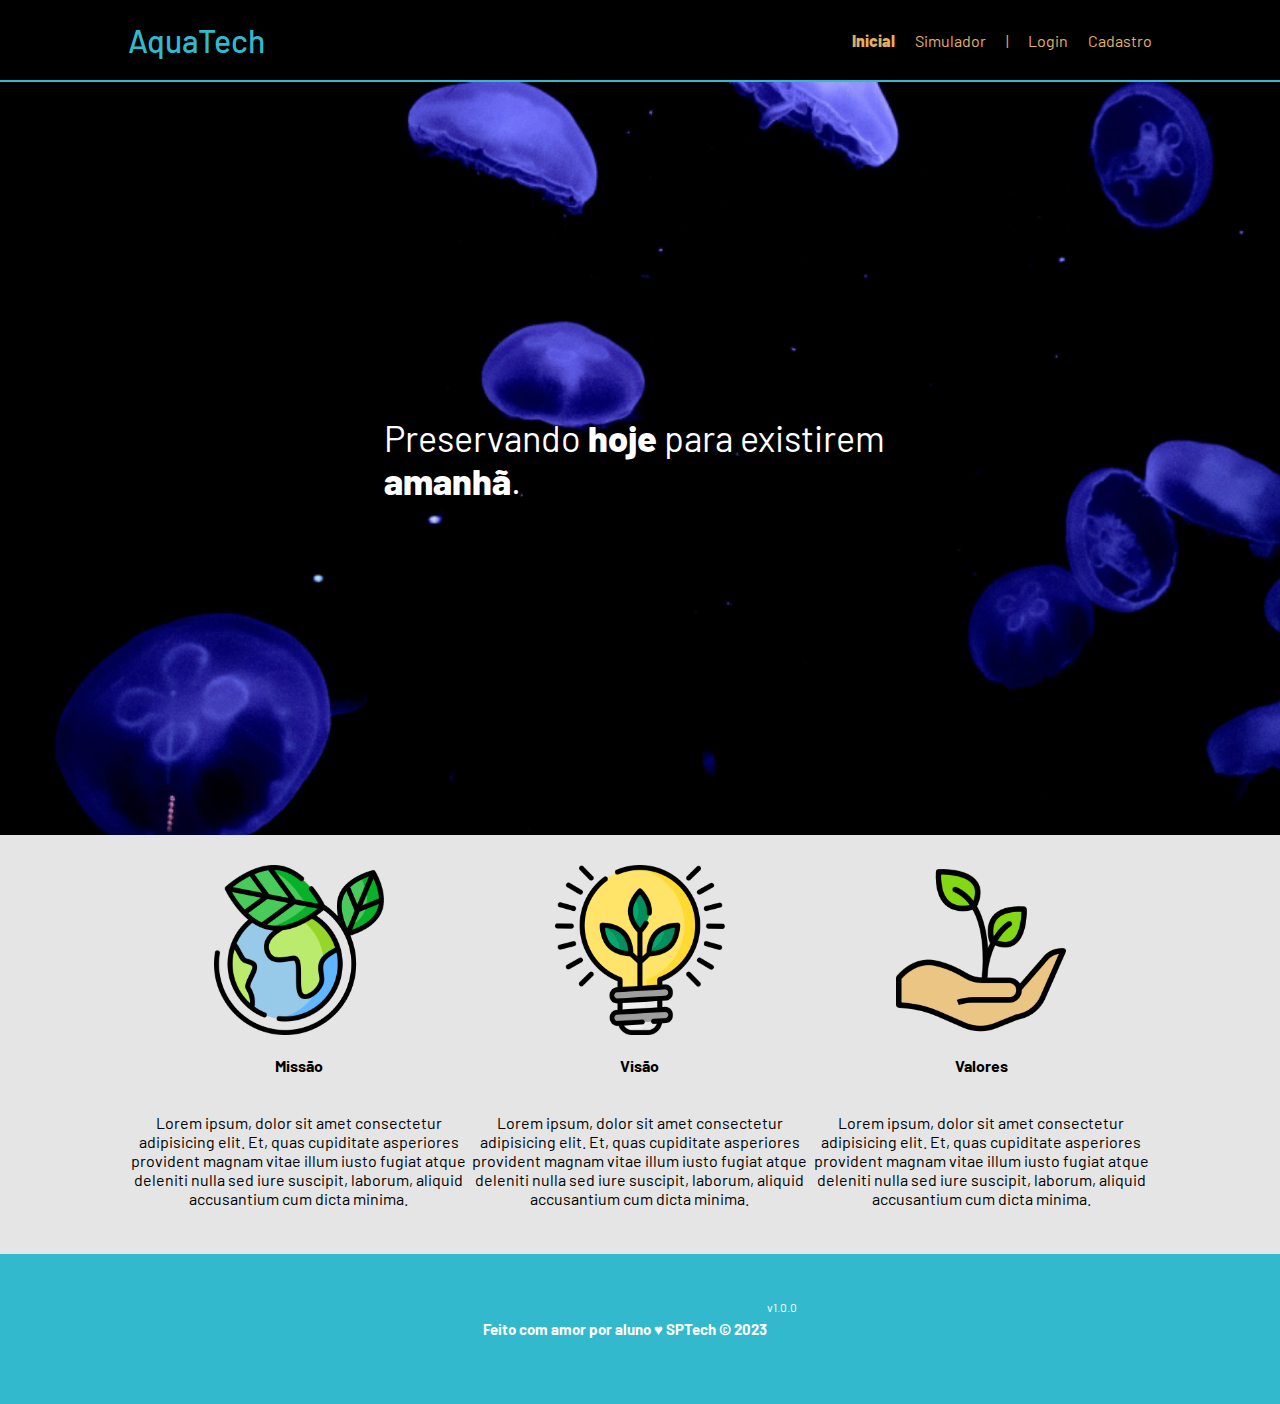
<file: Projeto_Bedtime_Stories/web-data-viz/public/index2.html>
<!DOCTYPE html>
<html lang="en">

<head>
    <meta charset="UTF-8">
    <meta http-equiv="X-UA-Compatible" content="IE=edge">
    <meta name="viewport" content="width=device-width, initial-scale=1.0">

    <title>AquaTech | Página Inicial</title>

    <script src="./js/sessao.js"></script>

    <link rel="stylesheet" href="./css/estilo.css">
    <link rel="icon" href="./assets/icon/favicon2.ico">
    <link rel="preconnect" href="https://fonts.gstatic.com">
</head>

<body>
    <div class="header">
      <div class="container">
        <h1 class="titulo">AquaTech</h1>
        <ul class="navbar">
          <li class="agora">
            <a href="#">Inicial</a>
          </li>
          <li>
            <a href="simulador.html">Simulador</a>
          </li>
          <li>|</li>
          <li>
            <a href="login.html">Login</a>
          </li>
          <li>
            <a href="cadastro.html">Cadastro</a>
          </li>
        </ul>
      </div>
    </div>
  
    <div class="banner">
      <div class="container">
        <p>Preservando <span>hoje</span> para existirem <span>amanhã</span>.</p>
      </div>
    </div>
  
    <div class="social">
      <div class="container">
        <div class="boxes">
          <div class="box">
            <img src="assets/imgs/planet-earth_color.png">
            <h4>Missão</h4>
            <p>Lorem ipsum, dolor sit amet consectetur adipisicing elit. Et, quas cupiditate asperiores provident magnam
              vitae illum iusto fugiat atque deleniti nulla sed iure suscipit, laborum, aliquid accusantium cum dicta
              minima.</p>
          </div>
          <div class="box">
            <img src="assets/imgs/lightbulb_color.png">
            <h4>Visão</h4>
            <p>Lorem ipsum, dolor sit amet consectetur adipisicing elit. Et, quas cupiditate asperiores provident magnam
              vitae illum iusto fugiat atque deleniti nulla sed iure suscipit, laborum, aliquid accusantium cum dicta
              minima.</p>
          </div>
          <div class="box">
            <img src="assets/imgs/growth_color.png">
            <h4>Valores</h4>
            <p>Lorem ipsum, dolor sit amet consectetur adipisicing elit. Et, quas cupiditate asperiores provident magnam
              vitae illum iusto fugiat atque deleniti nulla sed iure suscipit, laborum, aliquid accusantium cum dicta
              minima.</p>
          </div>
        </div>
      </div>
    </div>
  
    <div class="footer">
      <div class="container">
        <h4>Feito com amor por aluno &hearts; SPTech &copy; 2023</h4>
        <span class="version">v1.0.0</span>
      </div>
    </div>
  </body>

</html>
</file>
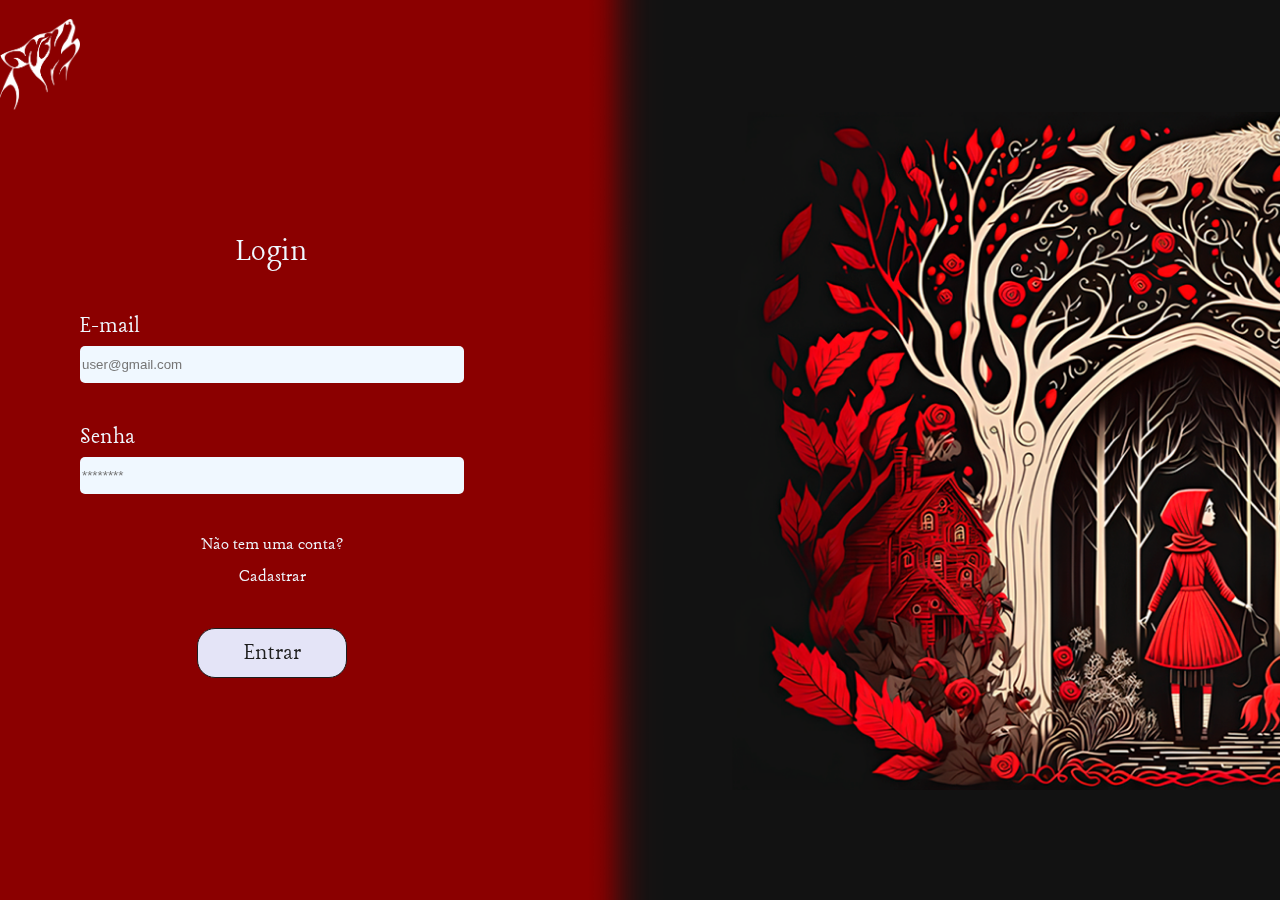
<file: Projeto_Bedtime_Stories/web-data-viz/public/login.html>
<!DOCTYPE html>
<html lang="pt-br">

<head>
    <meta charset="UTF-8">
    <meta name="viewport" content="width=device-width, initial-scale=1.0">
    <link rel="stylesheet" href="css/login.css">
    <title>Login</title>
    <link rel="shortcut icon" href="assets/icon.png">
    <link rel="icon" href="imagens/logo_lobo.png">
</head>

<body>
    <div class="transicao"></div>
    <div class="container">
        <nav>
            <a href="index.html"><img src="imagens/logo_lobo.png" /></a>
        </nav>

        <div class="login">

            <span class="titulo-login">Login</span>

            <div class="info-login">
                <span class="titulo-input-login">E-mail</span>
                <input class="input-login" type="text" id="input_email" placeholder="user@gmail.com">
            </div>

            <div class="info-login">
                <span class="titulo-input-login">Senha</span>
                <input class="input-login" type="password" id="input_senha" placeholder="********">
            </div>

            <div class="outros-login">
               
                <a href="cadastro.html"> <span class="outro-login">Não tem uma conta?
                   
                    </span></a>
                  <a href="cadastro.html"> <span class="outro-login">Cadastrar</span> </a> 
            </div>
            <button onclick="entrar()" class="botao-login"><span class="botao-anim">Entrar</span></button>

        </div>


        <img class="fundo" src="imagens/login.png">

    </div>
</body>

</html>

<script>
    function entrar() {
        var emailVar = input_email.value;
        var senhaVar = input_senha.value;

        if (emailVar == "" || senhaVar == "") {
            cardErro.style.display = "block"
            mensagem_erro.innerHTML = "Por favor, preencha todos os campos para prosseguir!";
            return false;
        }
       

        console.log("FORM LOGIN: ", emailVar);
        console.log("FORM SENHA: ", senhaVar);

        fetch("/usuarios/autenticar", {
            method: "POST",
            headers: {
                "Content-Type": "application/json"
            },
            body: JSON.stringify({
                emailServer: emailVar,
                senhaServer: senhaVar
            })
        }).then(function (resposta) {
            console.log("ESTOU NO THEN DO entrar()!")

            if (resposta.ok) {
                console.log(resposta);

                resposta.json().then(json => {
                    console.log(json);
                    console.log(JSON.stringify(json));
                    sessionStorage.EMAIL_USUARIO = json.email;
                    sessionStorage.NOME_USUARIO = json.nome;
                    sessionStorage.ID_USUARIO = json.id;
                    setTimeout(function () {
                        window.location = "./dashboard/dashboard.html";
                    }, 1000);

                });

            } else {

                console.log("Houve um erro ao tentar realizar o login!");
                mensagem_erro.innerHTML = "Os dados inseridos estão incorretos, por favor, revise seus dados e tente novamente!";

                resposta.text().then(texto => {
                    console.error(texto);
                });
            }

        }).catch(function (erro) {
            console.log(erro);
        })

        return false;
    }


</script>
</file>
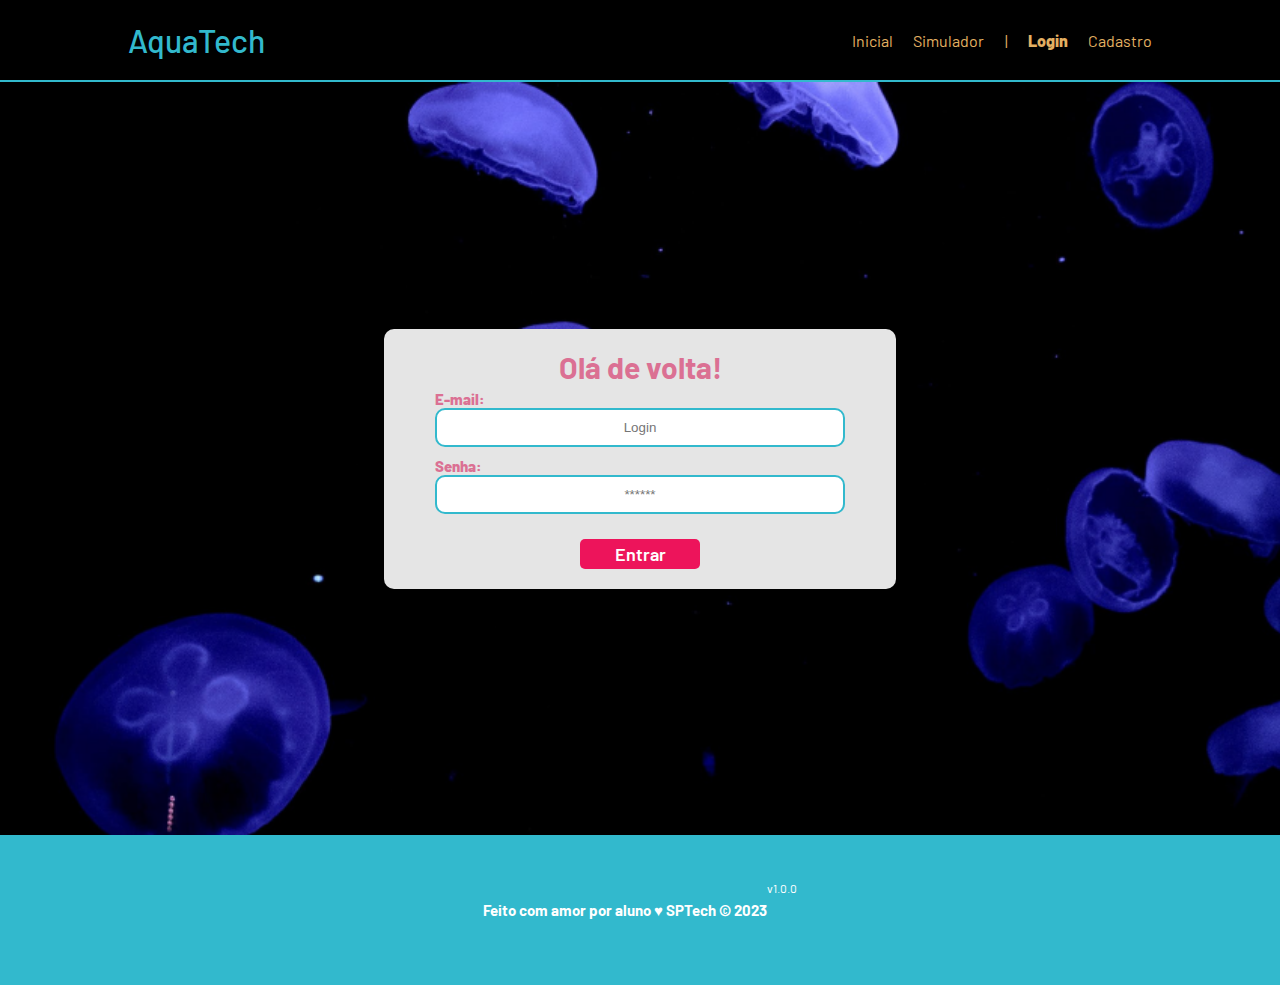
<file: Projeto_Bedtime_Stories/web-data-viz/public/login2.html>
<!DOCTYPE html>
<html lang="pt-br">

<head>
    <meta charset="UTF-8">
    <meta http-equiv="X-UA-Compatible" content="IE=edge">
    <meta name="viewport" content="width=device-width, initial-scale=1.0">

    <title>AquaTech | Login</title>

    <script src="./js/sessao.js"></script>

    <link rel="stylesheet" href="./css/estilo.css">
    <link rel="icon" href="./assets/icon/favicon2.ico">
    <link rel="preconnect" href="https://fonts.gstatic.com">
</head>

<body>

    <!--Header-->

    <div class="header">
        <div class="container">
            <h1 class="titulo">AquaTech</h1>
            <ul class="navbar">
                <li>
                    <a href="index.html">Inicial</a>
                </li>
                <li>
                    <a href="simulador.html">Simulador</a>
                </li>
                <li>|</li>
                <li class="agora">
                    <a href="#">Login</a>
                </li>
                <li>
                    <a href="cadastro.html">Cadastro</a>
                </li>
            </ul>
        </div>
    </div>


    <div class="login">
        <div class="alerta_erro">
            <div class="card_erro" id="cardErro">
                <span id="mensagem_erro"></span>
            </div>
        </div>
        <div class="container">
            <div class="card card-login">
                <h2>Olá de volta!</h2>
                <div class="formulario">
                    <div class="campo">
                        <span>E-mail:</span>
                        <input id="email_input" type="text" placeholder="Login">
                    </div>
                    <div class="campo">
                        <span>Senha:</span>
                        <input id="senha_input" type="password" placeholder="******">
                    </div>
                    <button class="botao" onclick="entrar()">Entrar</button>
                </div>

                <div id="div_aguardar" class="loading-div">
                    <img src="./assets/circle-loading.gif" id="loading-gif">
                </div>

                <div id="div_erros_login"></div>
            </div>
        </div>
    </div>

    <!--footer inicio-->
    <div class="footer">
        <div class="container">
            <h4>Feito com amor por aluno &hearts; SPTech &copy; 2023</h4>
            <span class="version">v1.0.0</span>
        </div>
    </div>
    <!--footer fim-->

</body>

</html>

<script>


    function entrar() {
        aguardar();

        var emailVar = email_input.value;
        var senhaVar = senha_input.value;

        if (emailVar == "" || senhaVar == "") {
            cardErro.style.display = "block"
            mensagem_erro.innerHTML = "(Mensagem de erro para todos os campos em branco)";
            finalizarAguardar();
            return false;
        }
        else {
            setInterval(sumirMensagem, 5000)
        }

        console.log("FORM LOGIN: ", emailVar);
        console.log("FORM SENHA: ", senhaVar);

        fetch("/usuarios/autenticar", {
            method: "POST",
            headers: {
                "Content-Type": "application/json"
            },
            body: JSON.stringify({
                emailServer: emailVar,
                senhaServer: senhaVar
            })
        }).then(function (resposta) {
            console.log("ESTOU NO THEN DO entrar()!")

            if (resposta.ok) {
                console.log(resposta);

                resposta.json().then(json => {
                    console.log(json);
                    console.log(JSON.stringify(json));
                    sessionStorage.EMAIL_USUARIO = json.email;
                    sessionStorage.NOME_USUARIO = json.nome;
                    sessionStorage.ID_USUARIO = json.id;
                    sessionStorage.AQUARIOS = JSON.stringify(json.aquarios)

                    setTimeout(function () {
                        window.location = "./dashboard/cards.html";
                    }, 1000); // apenas para exibir o loading

                });

            } else {

                console.log("Houve um erro ao tentar realizar o login!");

                resposta.text().then(texto => {
                    console.error(texto);
                    finalizarAguardar(texto);
                });
            }

        }).catch(function (erro) {
            console.log(erro);
        })

        return false;
    }

    function sumirMensagem() {
        cardErro.style.display = "none"
    }

</script>
</file>
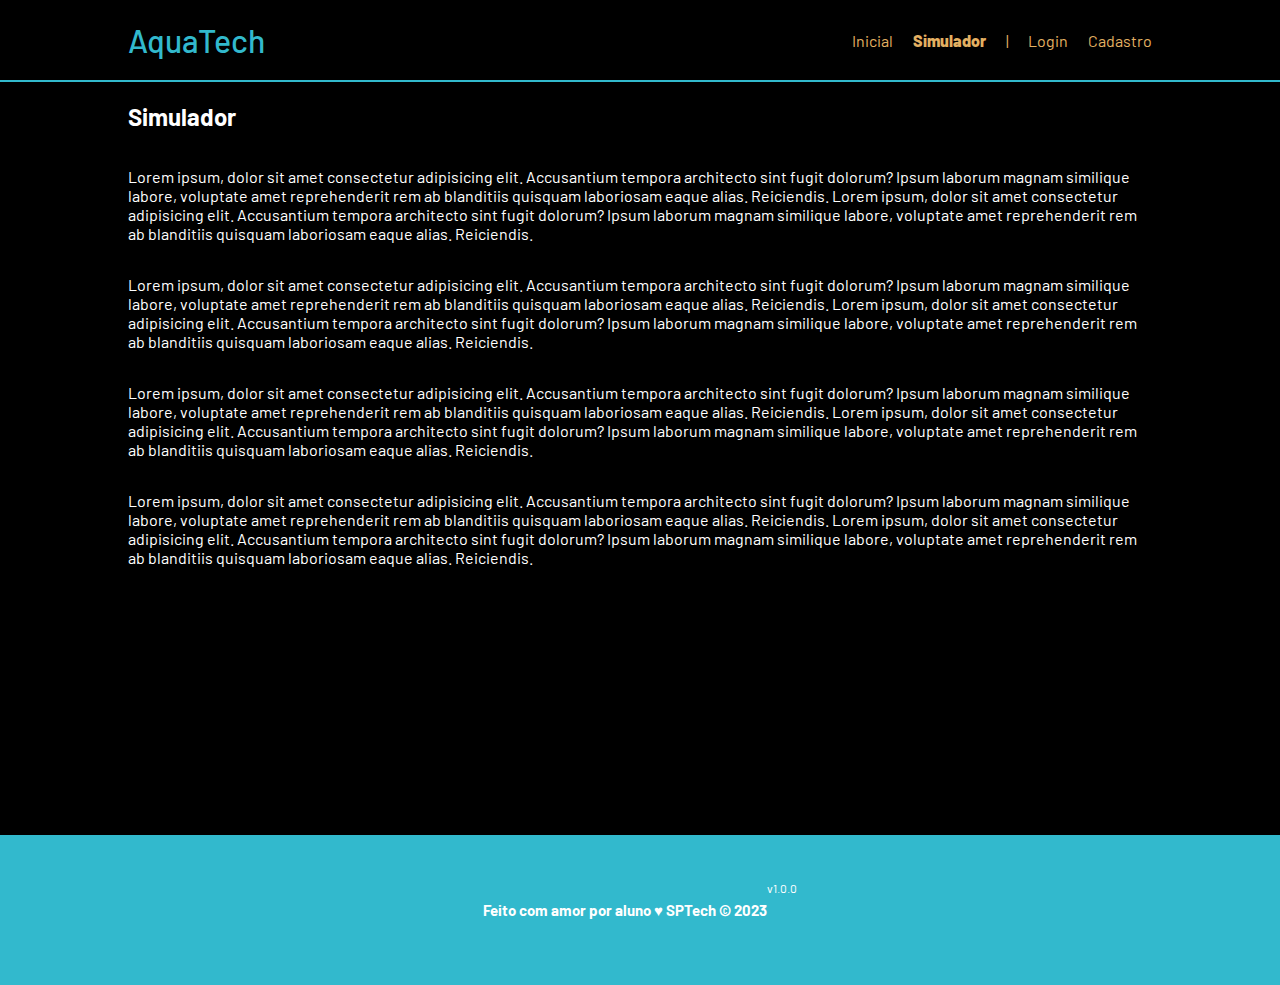
<file: Projeto_Bedtime_Stories/web-data-viz/public/simulador2.html>
<!DOCTYPE html>
<html lang="pt-br">

<head>
    <meta charset="UTF-8">
    <meta http-equiv="X-UA-Compatible" content="IE=edge">
    <meta name="viewport" content="width=device-width, initial-scale=1.0">

    <title>AquaTech | Simulador</title>

    <script src="./js/sessao.js"></script>

    <link rel="stylesheet" href="./css/estilo.css">
    <link rel="icon" href="./assets/icon/favicon2.ico">
    <link rel="preconnect" href="https://fonts.gstatic.com">
</head>

<body>

    <!--header inicio-->
    <div class="header">
        <div class="container">
            <h1 class="titulo">AquaTech</h1>
            <ul class="navbar">
                <li>
                    <a href="./index.html">Inicial</a>
                </li>
                <li class="agora">Simulador</li>
                <li>|</li>
                <li>
                    <a href="./login.html">Login</a>
                </li>
                <li>
                    <a href="./login.html">Cadastro</a>
                </li>
            </ul>
        </div>
    </div>


    <!-- simulador inicio -->
    <div class="simulador">
        <div class="container">
            <h2>Simulador</h2>
            <p>Lorem ipsum, dolor sit amet consectetur adipisicing elit. Accusantium tempora architecto sint fugit
                dolorum? Ipsum laborum magnam similique labore, voluptate amet reprehenderit rem ab blanditiis quisquam
                laboriosam eaque alias. Reiciendis. Lorem ipsum, dolor sit amet consectetur adipisicing elit.
                Accusantium tempora architecto sint fugit dolorum? Ipsum laborum magnam similique labore, voluptate amet
                reprehenderit rem ab blanditiis quisquam laboriosam eaque alias. Reiciendis.</p>
            <p>Lorem ipsum, dolor sit amet consectetur adipisicing elit. Accusantium tempora architecto sint fugit
                dolorum? Ipsum laborum magnam similique labore, voluptate amet reprehenderit rem ab blanditiis quisquam
                laboriosam eaque alias. Reiciendis. Lorem ipsum, dolor sit amet consectetur adipisicing elit.
                Accusantium tempora architecto sint fugit dolorum? Ipsum laborum magnam similique labore, voluptate amet
                reprehenderit rem ab blanditiis quisquam laboriosam eaque alias. Reiciendis.</p>
            <p>Lorem ipsum, dolor sit amet consectetur adipisicing elit. Accusantium tempora architecto sint fugit
                dolorum? Ipsum laborum magnam similique labore, voluptate amet reprehenderit rem ab blanditiis quisquam
                laboriosam eaque alias. Reiciendis. Lorem ipsum, dolor sit amet consectetur adipisicing elit.
                Accusantium tempora architecto sint fugit dolorum? Ipsum laborum magnam similique labore, voluptate amet
                reprehenderit rem ab blanditiis quisquam laboriosam eaque alias. Reiciendis.</p>
            <p>Lorem ipsum, dolor sit amet consectetur adipisicing elit. Accusantium tempora architecto sint fugit
                dolorum? Ipsum laborum magnam similique labore, voluptate amet reprehenderit rem ab blanditiis quisquam
                laboriosam eaque alias. Reiciendis. Lorem ipsum, dolor sit amet consectetur adipisicing elit.
                Accusantium tempora architecto sint fugit dolorum? Ipsum laborum magnam similique labore, voluptate amet
                reprehenderit rem ab blanditiis quisquam laboriosam eaque alias. Reiciendis.</p>

        </div>
    </div>
    <!-- simulador fim -->

    <!--footer inicio-->
    <div class="footer">
        <div class="container">
            <h4>Feito com amor por aluno &hearts; SPTech &copy; 2023</h4>
            <span class="version">v1.0.0</span>
        </div>
    </div>
    <!--footer fim-->


</body>

</html>
</file>
<file: Projeto_Bedtime_Stories/web-data-viz/public/css/index.css>
@import url('https://fonts.googleapis.com/css2?family=Cousine:ital,wght@0,400;0,700;1,400;1,700&family=Gwendolyn:wght@400;700&display=swap');

@import url('https://fonts.googleapis.com/css2?family=Lancelot&display=swap');

* {
  margin: 0;
  padding: 0;
  box-sizing: border-box;
}

html {
    scroll-behavior: smooth;
  }
  
  body {
    margin: 0;
    font-family: monospace;
    background-color: #f1f3f3;
  }
  
  .header {
    background-color: #8B0000;
    width: 100%;
    height: 85px;
    font-weight: bold;
    border-bottom: 4px aliceblue solid;
  }
  
  .header .container {
    display: flex;
    flex-direction: row;
    justify-content: space-around;
    align-items: center;
    height: 100%;
    font-family: 'Gwendolyn', sans-serif;
  }
  
  .logo a {
    display: flex;
    align-items: center;
    justify-items: center;
    text-decoration: none;
  }
  
  .logo a img {
    height: 100%;
    width: 68px;
  }
  
  .header .container .navbar {
    display: flex;
    list-style: none;
    width: 70%;
    font-size: 29px;
    align-items: center;
    justify-content: center;
    gap: 70px;
  }
  
  .header .container .navbar a {
    color: white;
    text-decoration: none;
  }

  .header .container .login a {
    color: white;
    text-decoration: none;
    font-size: 29px;   
}

.header .container .login {
    display: flex;
    justify-content: center;
    align-items: center;
    gap: 3px;
}

.header .container .login img {
  width: 3em;
  filter: brightness(0) invert(1);
}

.campo img{
    width: 100%;
    height: 600px;
}

.banner .container {
  width: 100%;
  height: 100%;
  display: flex;
  flex-direction: row;
  align-items: center;
  justify-content: center;
}

main {
  display: flex;
  justify-content: center;
  align-items: center;
  flex-direction: column;
  width: 100%;
}

.titulo h1 {
  font-weight: bold;
  font-size: 120px;
  font-family: 'Gwendolyn', sans-serif;
  color: aliceblue;
}

.sessao {
  height: 90vh;
  display: flex;
  justify-content: center;
  align-items: center;
  width: 100%;
}

.container2 {
  width: 100%;
  height: 100%;
  margin-inline: 6em;
  display: flex;
  justify-content: center;
  align-items: center;
}

.container2.banner{
  justify-content: flex-start;
}

.sessao.banner{
  background-image: url('../imagens/thumbnail_imagem_home.jpg');
  height: 87vh;
  width: 100%;
  background-repeat: no-repeat;
  background-position: top;
  background-size: auto;
  box-sizing: border-box;
  background-color: #000 ;
}

.sessao.origem{
  background-color: #8B0000;
  height: 95vh;
}

.container2.origem{
  background-color: aliceblue;
  height: 85%;
  border-radius: 30px;
  flex-direction: column;
  gap: 3em;
}

.titulo.origem h1{
  color: #8B0000;
  font-size: 100px;
}

.conteudo.origem img{
    width: 230px;
    margin: 0;
}

.conteudo.origem {
    width: 100%;
    font-size: 20px;
    display: flex;
    justify-content: center;
    flex-direction: row;
    align-items: center;
    gap: 4em;
}

.conteudo.origem p{
  width: 65%;
  font-family:"Lancelot", serif ;
  font-size: 23px;
}

.sessao.sobreMim{
  background-color: aliceblue;
  height: 95vh;
}

.container2.sobreMim{
  width: 100%;
  display: flex;
  justify-content: center;
  align-items: center;
  gap: 3em;
}

.titulo.sobreMim h1{
  color: #8B0000;
  font-size: 100px;
}

.titulo.sobreMim {
  display: flex;
  justify-content: center;
  align-items: center;
  flex-direction: column;
  gap: 4em;
}

.container2 img{
  height: 100%;
  margin: -6em;
}

.container2.sobreMim p{
  font-size: 25px;
  justify-content: space-between;
  font-family:"Lancelot", serif ;
  font-size: 25px;
}

.sessao.fabulas{
  background-color: #8B0000;
  height: 95vh;
}

.container2.fabulas{
  width: 100%;
  background-color: #8B0000;
  flex-direction: column;
  gap: 1.5em;
}

.menuImagens{
  width: 100%;
  height: 70%;
  display: flex;
  justify-content: center;
  align-items: center;
  gap: 6em;
}


.titulo.historias h1{
  font-size: 80px;
}


.bloco {
  width: 20%;
  height: 100%;
  display: flex;
  flex-direction: column;
  justify-content: center;
  align-items: center;
  background-color: #000;
  text-align: center; 
  gap: 2em; 
  padding: 2em; 
  border-radius: 20px;
  cursor: pointer;
}

.bloco img {
  width: 85%;
  height: auto; 
  margin: 0;
}

.bloco p {
  color: aliceblue;
  font-family: 'Gwendolyn', sans-serif;
  margin: 0;
  font-size: 27px;
}

.sessao.compartilhe{
  background-color: #8B0000;
  height: 120vh;
}

.container2.compartilhe{
  width: 100%;
  background-color: aliceblue;
  height: 100vh;
  border-radius: 30px;
  flex-direction: column;
  justify-content: center;

}

.container2.compartilhe p {
  width: 80%;
  font-size: 20px;
  margin-bottom: 80px;
  font-family:"Lancelot", serif ;
  font-size: 24px;
}


.titulo.compartilhe h1{
  color: #8B0000;
  font-size: 70px;
  margin-bottom: 50px;
}

.imagemCompartilhe img{
  width: 450px;
  height: 250px;
}

.compartilhe select{
  width: 180px;
  height: 60px;
  border-radius: 20px;
  background-color: #000;
  color: aliceblue; 
  text-align: center;
}

.imagemCompartilhe{
  width: 80%;
  display: flex;
  flex-direction: row-reverse;
  justify-content: space-between;
  align-items: center;
  margin-top: 1em;
}

#img_chapeuzinho{
  width: 45%;
  margin: 0;
  
}

#img_lobo{
  width: 35%;
  margin: 0;
}

#img_lebre{
  width: 35%;
  margin: 0;
  margin-bottom: 2em;
}

#img_formiga{
  width: 35%;
  margin: 0;
}

#img_cigarra{
  width: 35%;
  margin: 0;
}


#textoImagem{
  display: flex;
  justify-content: center;
  align-items: center;
  width: 90%;
 
}

#textoImagem div{
  display: flex;
  justify-content: center;
  align-items: center;
  width: 60%;
  height: 100%;
  flex-direction: column;
}

#textoImagem div p{
  margin: 0;
  margin-bottom: 2em;
  
 }

.sessao.vote{
  background-color: aliceblue;
  height: 100vh;
}

.container2.vote{
  width: 100%;
  display: flex;
  justify-content: center;
  align-items: center;
  gap: 1em;
  flex-direction: column;
}

.titulo.vote h1{
  color:#8B0000;
 font-size: 70px;
}


.menuImagens.votacao .bloco {
  background-color: aliceblue;
  width: 30%;
}

.menuImagens.votacao .bloco button{
  width: 170px;
  height: 70px;
  background-color: #000;
  color: aliceblue;
  font-family: 'Gwendolyn', sans-serif;
  font-size: 30px;
  border-radius: 10px;
}

.menuImagens.votacao .bloco img{
  width: 110%;

}

.menuImagens.votacao .bloco p{
  color: #000;

}

footer{
  display: flex;
  justify-content: flex-start;
  align-items: center;
  width: 100%;
  height: 12vh;
  background-color:#8B0000;
  gap: 25em;
}

footer img{
  width: 80px;
}

footer p{
  font-size: 27px;
  font-family:"Lancelot", serif ;
  
}

.sessao.chapeuzinho {
  height: 100vh; 
  background-image: url('../imagens/01.png');
  background-repeat: no-repeat;
  background-position: bottom;
  background-size: cover; 
  width: 100%; 
  margin: 0;
}
  
  .container2.chapeuzinho{
    flex-direction: column;
    gap: 30px;

  }

  .container2.chapeuzinho h1{
    font-size: 60px;
    color: #8B0000;
    font-family: 'Gwendolyn', sans-serif;
    display: flex;
    justify-content: center;
    align-items: center;
  }

  .container2.chapeuzinho p{
    font-size: 20px;
    width: 67%;
    text-align: center;
    font-family:"Lancelot", serif ;
    font-size: 25px;
  }

  .sessao.tartaruga {
    height: 100vh; 
    background-image: url(../imagens/tartaruguinha.png);
    background-repeat: no-repeat;
    background-position: bottom;
    background-size: cover; 
    width: 100%; 
    margin: 0;
  }
    
    .container2.tartaruga{
      flex-direction: column;
      gap: 10px;
  
    }
  
    .container2.tartaruga h1{
      font-size: 60px;
      color: #8B0000;
      font-family: 'Gwendolyn', sans-serif;
      display: flex;
      justify-content: center;
      align-items: center;
    }
  
    .container2.tartaruga p{
      font-size: 25px;
      width: 58%;
      text-align: center;
      font-family:"Lancelot", serif ;
      margin-top: 7px;
    }

    .fim{
        font-size: 60px !important;
        color: #8B0000;
        font-family: 'Gwendolyn', sans-serif;
    }
    

    .sessao.formiga {
      height: 100vh; 
      background-image: url(../imagens/03.png);
      background-repeat: no-repeat;
      background-position: bottom;
      background-size: cover; 
      width: 100%; 
      margin: 0;
    }
      
      .container2.formiga{
        flex-direction: column;
        gap: 10px;
    
      }
    
      .container2.formiga h1{
        font-size: 60px;
        color: #8B0000;
        font-family: 'Gwendolyn', sans-serif;
        display: flex;
        justify-content: center;
        align-items: center;
      }
    
      .container2.formiga p{
        font-size: 25px;
        width: 58%;
        text-align: center;
        font-family:"Lancelot", serif ;
        margin-top: 10px;
      }

      .menu {
        width: 100%;
        height: 50px; 
        color:#8B0000;
        display: flex;
        justify-content: center;
        align-items: center;
        position: fixed; 
        font-size: 20px;
        top: 0;
        left: 0;
        gap: 1000px;
        margin-top: 1em;
        cursor: pointer;
 
    }

    .menu2 {
      width: 100%;
      height: 50px; 
      color:#8B0000;
      display: flex;
      justify-content: center;
      align-items: center;
      position: fixed; 
      font-size: 20px;
      top: 0;
      left: 0;
      gap: 1000px;
      margin-top: 1em;
      cursor: pointer;

  }

  .menu3 {
    width: 100%;
    height: 50px; 
    color:#8B0000;
    display: flex;
    justify-content: center;
    align-items: center;
    position: fixed; 
    font-size: 20px;
    top: 0;
    left: 0;
    gap: 1000px;
    margin-top: 1em;
    cursor: pointer;

}

.esconder{
  display: none !important;
}
    
footer img{
  cursor: pointer;
}
</file>
<file: Projeto_Bedtime_Stories/web-data-viz/public/css/cadastro.css>
@import url('https://fonts.googleapis.com/css2?family=Lancelot&display=swap');

body {
    margin: 0;
    padding: 0;
    font-family: "Lancelot", serif;
    background-color: #1E1E1E;
}


.container {
    display: flex;
    width: 100%;
    height: 100%;
}


nav {
    width: 100vw;
    height: 10vh;
    display: flex;
    align-items: center;
    position: absolute;
    justify-content: flex-start;
}

nav img {
    width: 80px;
    margin-top: 45px;
    cursor: pointer;
    
}

.fundo {
    height: 100vh;
}

.cadastro {
    align-self: center;
    display: flex;
    flex-direction: column;
    align-items: center;
    gap: 10px; 
    margin-top: 25px;
  
}

.titulo-cadastro {
    font-size: 35px;
    color: #E4E4F7;
}

.titulo-input-cadastro {
    color: #E4E4F7;
    font-size: 25px;
}

.input-cadastro {
    background-color: #E4E4F7;
    border: none;
    border-radius: 5px;
    height: 35px;
    width: 380px;
    color: #1E1E1E;
}

.info-cadastro {
    display: flex;
    flex-direction: column;
    gap: 5px;
}

.outros-cadastro{
    display: flex;
    flex-direction: column;
    align-items: center;
    gap: 10px;
    margin-top: 10px;
}

.outro-cadastro{
    color: #E4E4F7;
    font-size:19px ;
    cursor: pointer;
}

.outros-cadastro-mensagem{
    font-size:19px ;
    color:red;
}

.botao-cadastro{
    display: inline-block;
    background-color: #1E1E1E;
    border: 1px solid #E4E4F7;
    border-radius: 18px;
    width: 150px;
    height: 50px;
    color: #E4E4F7;
    font-family:"Lancelot", serif ;
    font-size: 25px;
    cursor: pointer;
    transition: background-color 0.3s ease;
}

.botao-cadastro:hover{
    background-color: #8B0000;
}

.botao-cadastro span{
    cursor: pointer;
    display: inline-block;
    position: relative;
  }
  
  .botao-cadastro span:after {
    content: '\00bb';
    position: absolute;
    opacity: 0;
    top: 0;
    right: -20px;
  }
  
  .botao-cadastro:hover span {
    padding-right: 25px;
  }
  
  .botao-cadastro:hover  span:after {
    opacity: 1;
    right: 0;
  }

a{
    text-decoration: none;
}

.card_erro {
    display: none;
    background-color: #fff;
    color: black;
    width: 230px;
    position: fixed;
    border-radius: 4px;
    border: #271E17 3px solid;
    padding: 10px;
    margin-right: 10%;
}

.card_erro #mensagem_erro {
    font-weight: 500;
    font-size: 20px;
}

.alerta_erro {
    display: flex;
    justify-content: flex-end;
}
</file>
<file: Projeto_Bedtime_Stories/web-data-viz/public/css/estilo.css>
@import url('https://fonts.googleapis.com/css2?family=Barlow:ital,wght@0,100;0,200;0,300;0,400;0,500;0,600;0,700;0,800;0,900;1,100;1,200;1,300;1,400;1,500;1,600;1,700;1,800;1,900&display=swap');

body {
  margin: 0;
  padding: 0;
  font-family: 'Barlow', 'Segoe UI', 'Segoe UI', Tahoma, Geneva, Verdana, sans-serif;
  background-color: black;
}

:root {
  --tamanho-header: 80px;
  --tamanho-banner: calc(100vh - var(--tamanho-header) - var(--tamanho-footer) - 2px);
  --tamanho-simulador: calc(100vh - var(--tamanho-header) - var(--tamanho-footer) - 2px);
  --tamanho-login: calc(100vh - var(--tamanho-header) - var(--tamanho-footer) - 2px);
  --tamanho-footer: 65px;
}

.container {
  display: flex;
  width: 80%;
  margin: auto;
}

.header {
  height: var(--tamanho-header);
  border-bottom: 2px solid #32b9cd;
}

.header .container {
  justify-content: space-between;
  align-items: center;
  height: 100%;
}

.header a {
  text-decoration: none;
  color: #e3b062;
}

.agora {
  font-weight: 800;
}

.navbar {
  width: 300px;
  display: flex;
  align-items: center;
  justify-content: space-between;
  list-style: none;
  color: #e3b062;
}

.titulo {
  color: #32b9cd;
  width: fit-content;
  font-weight: 500;
}

.header h1 {
  margin: 0;
}

/* BANNER */

.banner {
  height: var(--tamanho-banner);
  color: white;
  background-image: url('../assets/imgs/bg-jelly-fish-para-home.png');
  background-size: cover;
}

.banner .container {
  justify-content: center;
  align-items: center;
  height: 100%;
}

.banner .container p {
  width: 50%;
  margin: 0;
  padding: 0;
  font-size: 36px;
}

.banner .container span {
  font-weight: 800;
}

/* MISSÃO VISÃO VALORES */

.social {
  background-color: #e5e5e5;
  display: flex;
}

.social .container {
  justify-content: center;
}

.box img {
  width: 170px;
}

.social .container .boxes {
  display: flex;
  justify-content: space-between;
  width: 100%;
  padding: 30px 0;
}

.social p {
  text-align: center;
}

.box {
  display: flex;
  flex-direction: column;
  align-items: center;
}

/* FOOTER */

.footer {
  background-color: #32b9cd;
  height: 150px;
  color: #fff;
  display: flex;
  font-size: 15px;
}

.footer .container {
  justify-content: center;
  text-align: center;
}

.footer .container .version {
  font-size: 12px;
}

/* LOGIN */

.login {
  height: var(--tamanho-login);
  background-image: url('../assets/imgs/bg-jelly-fish-para-home.png');
  background-size: cover;
}

.login .container {
  justify-content: center;
  align-items: center;
  height: 100%;
}

.card {
  width: 50%;
  background-color: #e5e5e5;
  border-radius: 10px;
  display: flex;
  align-items: center;
  justify-content: space-evenly;
  color: palevioletred;
  flex-direction: column;
  height: fit-content;
  padding: 20px 0;
}

.card h2 {
  margin: 0;
  font-size: 30px;
}

.formulario {
  display: flex;
  height: 90%;
  width: 80%;
  justify-content: space-around;
  flex-direction: column;
}

.formulario span {
  font-size: 15px;
  font-weight: 800;
}

.formulario input {
  border: 2px solid #32b9cd;
  text-align: center;
  border-radius: 10px;
  margin: 0;
}

.formulario select {
  border: 2px solid #32b9cd;
  background-color: white;
  color: gray;
  height: 36px;
  text-align: center;
  border-radius: 10px;
  margin: 0;
}

.campo {
  display: flex;
  flex-direction: column;
  justify-content: start;
  padding: 5px 0;
}

.botao {
  cursor: pointer;
  font-family: "Barlow", sans-serif;
  border: 0;
  border-radius: 5px;
  font-weight: 600;
  font-size: 18px;
  color: #fff;
  background-color: #ED145B;
  width: 120px;
  height: 30px;
  align-self: center;
  margin-top: 20px;
}

.loading-div {
  width: 50px;
  display: none;
}

.loading-div img {
  height: 50px;
  width: 50px;
}

#div_erros_login {
  display: none
}

/* FORMULARIO */

.alerta_erro{
  display: flex;
  justify-content: flex-end;
}

.card_erro {
  display: none;
  background-color: #fff;
  color: black;
  width: 230px;
  position: fixed;
  border-radius: 4px;
  border: #ED145B 3px solid;
  padding: 10px;
  margin-right: 10%;
}

.card_erro #mensagem_erro{
  font-weight: 500;
  font-size: 20px;
}

.formulario .tipo_campo {
  font-size: 20px;
  font-weight: 600 !important;
}

.formulario {
  display: flex;
  flex-direction: column;
}

input {
  margin-bottom: 10px;
  border: 2px solid #32b9cd;
  padding: 10px;
  text-align: center;
  border-radius: 10px;
}

.btn {
  font-family: "Barlow", sans-serif;
  border: 0;
  border-radius: 5px;
  font-weight: 600;
  font-size: 18px;
  padding: 10px 15px;
  color: white;
  background-color: #ED145B;
  width: 120px;
  align-self: center;
  margin-top: 5px;
}

.loading-div {
  width: 50px;
  margin: auto;
  display: none;
}

.loading-div img {
  height: 50px;
  width: 50px;
}

/* SIMULADOR */

.simulador {
  color: white;
}

.simulador .container {
  flex-direction: column;
  overflow: scroll; 
  height: var(--tamanho-simulador);
}

/* ALERTA */

#alerta {
  position: absolute;
  right: 0;
  bottom: 0;
}

.mensagem-alarme {
  background-color: white;
  border-radius: 5px;
  width: 300px;
  height: 80px;
  margin: 10px;
  padding: 10px 0;
  display: flex;
  justify-content: space-evenly;
  align-items: center;
}

.mensagem-alarme h3 {
  font-size: 14px;
  margin: 0;
}

.mensagem-alarme .informacao {
  width: 66%;
}

.alarme-sino {
  width: 48px;
  height: 48px;
  animation-name: bell;
  animation-duration: 4s;
  background-image: url('https://cdn-icons-png.flaticon.com/512/1157/1157000.png');
  background-size: cover;
  animation-iteration-count: infinite;
}

@keyframes bell {
  0%   {transform: rotate(25deg)}
  25%  {transform: rotate(-25deg)}
  50%  {transform: rotate(25deg)}
  75%  {transform: rotate(-25deg)}
  100% {transform: rotate(25deg)}
}
</file>
<file: Projeto_Bedtime_Stories/web-data-viz/public/css/login.css>
@import url('https://fonts.googleapis.com/css2?family=Lancelot&display=swap');

body {
    margin: 0;
    padding: 0;
    font-family: "Lancelot", serif;
    background-color:#8B0000;
}


.container {
    display: flex;
    width: 100vw;
    height: 90vh;
    position: fixed;
}


nav {
    width: 100vw;
    height: 10vh;
    display: flex;
    align-items: center;
    position: relative;
    justify-content: flex-start;
}

nav img {
    width: 80px;
    margin-top: 45px;
    cursor: pointer;
}

.fundo {
    height: 100vh; 
    margin-left: -80px;
}

.login {
    position: relative;
    top:50px; 
    align-self: center;
    display: flex;
    flex-direction: column;
    align-items: center;
    gap: 40px;   
    

}

.titulo-login {
    font-size: 35px;
    color: aliceblue;
}

.titulo-input-login {
    color: aliceblue;
    font-size: 25px;
}

.input-login {
    background-color: aliceblue;
    border: none;
    border-radius: 5px;
    height: 35px;
    width: 380px;
    color: #000000;
}

.info-login {
    display: flex;
    flex-direction: column;
    gap: 5px;
}

.outros-login{
    display: flex;
    flex-direction: column;
    align-items: center;
    gap: 10px;
}

.outro-login{
    color: aliceblue;
    font-size:19px ;
    cursor: pointer;
}

.outro-login-mensagem{
    font-size:19px ;
}

.botao-login{
    display: inline-block;
    background-color: #E4E4F7;
    border: 1px solid #1E1E1E;
    border-radius: 18px;
    width: 150px;
    height: 50px;
    color: #1E1E1E;
    font-family:"Lancelot", serif ;
    font-size: 25px;
    cursor: pointer;
}

.botao-login span{
    cursor: pointer;
    display: inline-block;
    position: relative;
  }
  
  .botao-login span:after {
    content: '\00bb';
    position: absolute;
    opacity: 0;
    top: 0;
    right: -20px;
  }
  
  .botao-login:hover span {
    padding-right: 25px;
  }
  
  .botao-login:hover  span:after {
    opacity: 1;
    right: 0;
  }


a{
    text-decoration: none;
}
</file>
